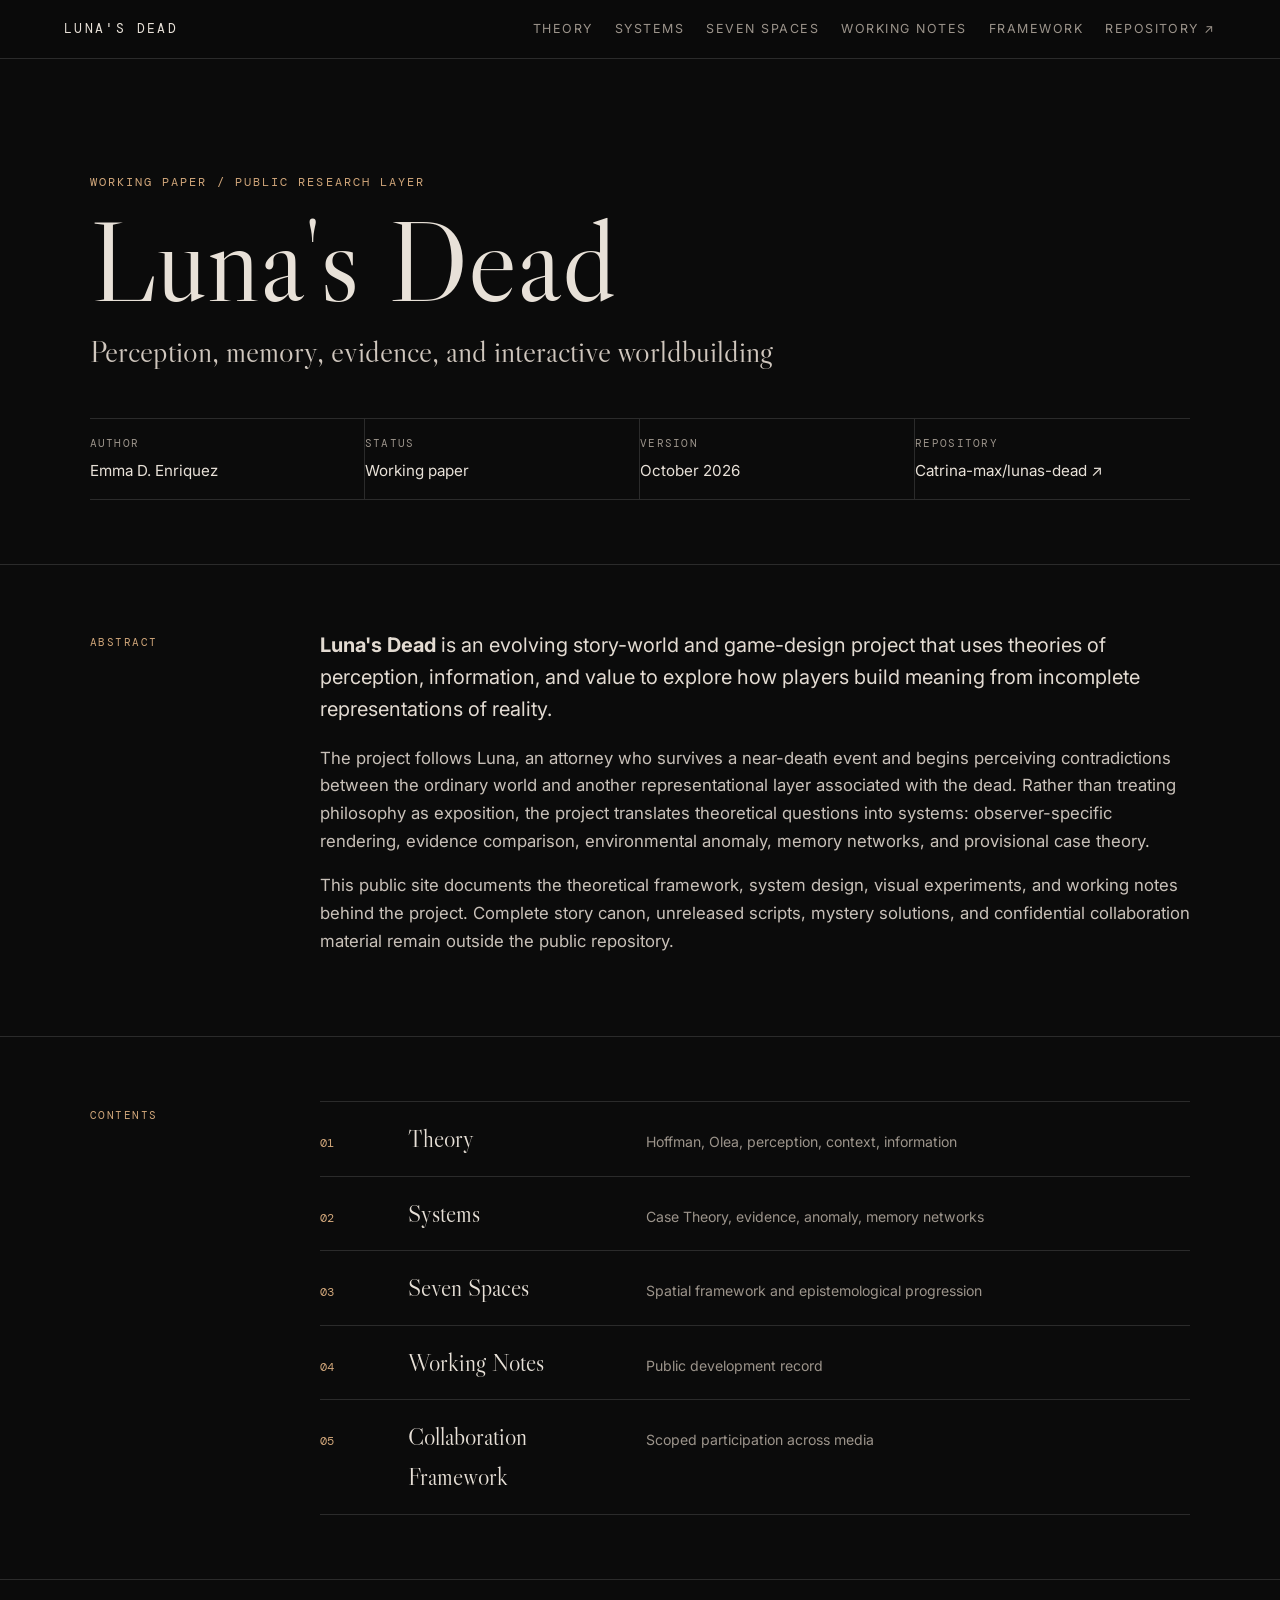
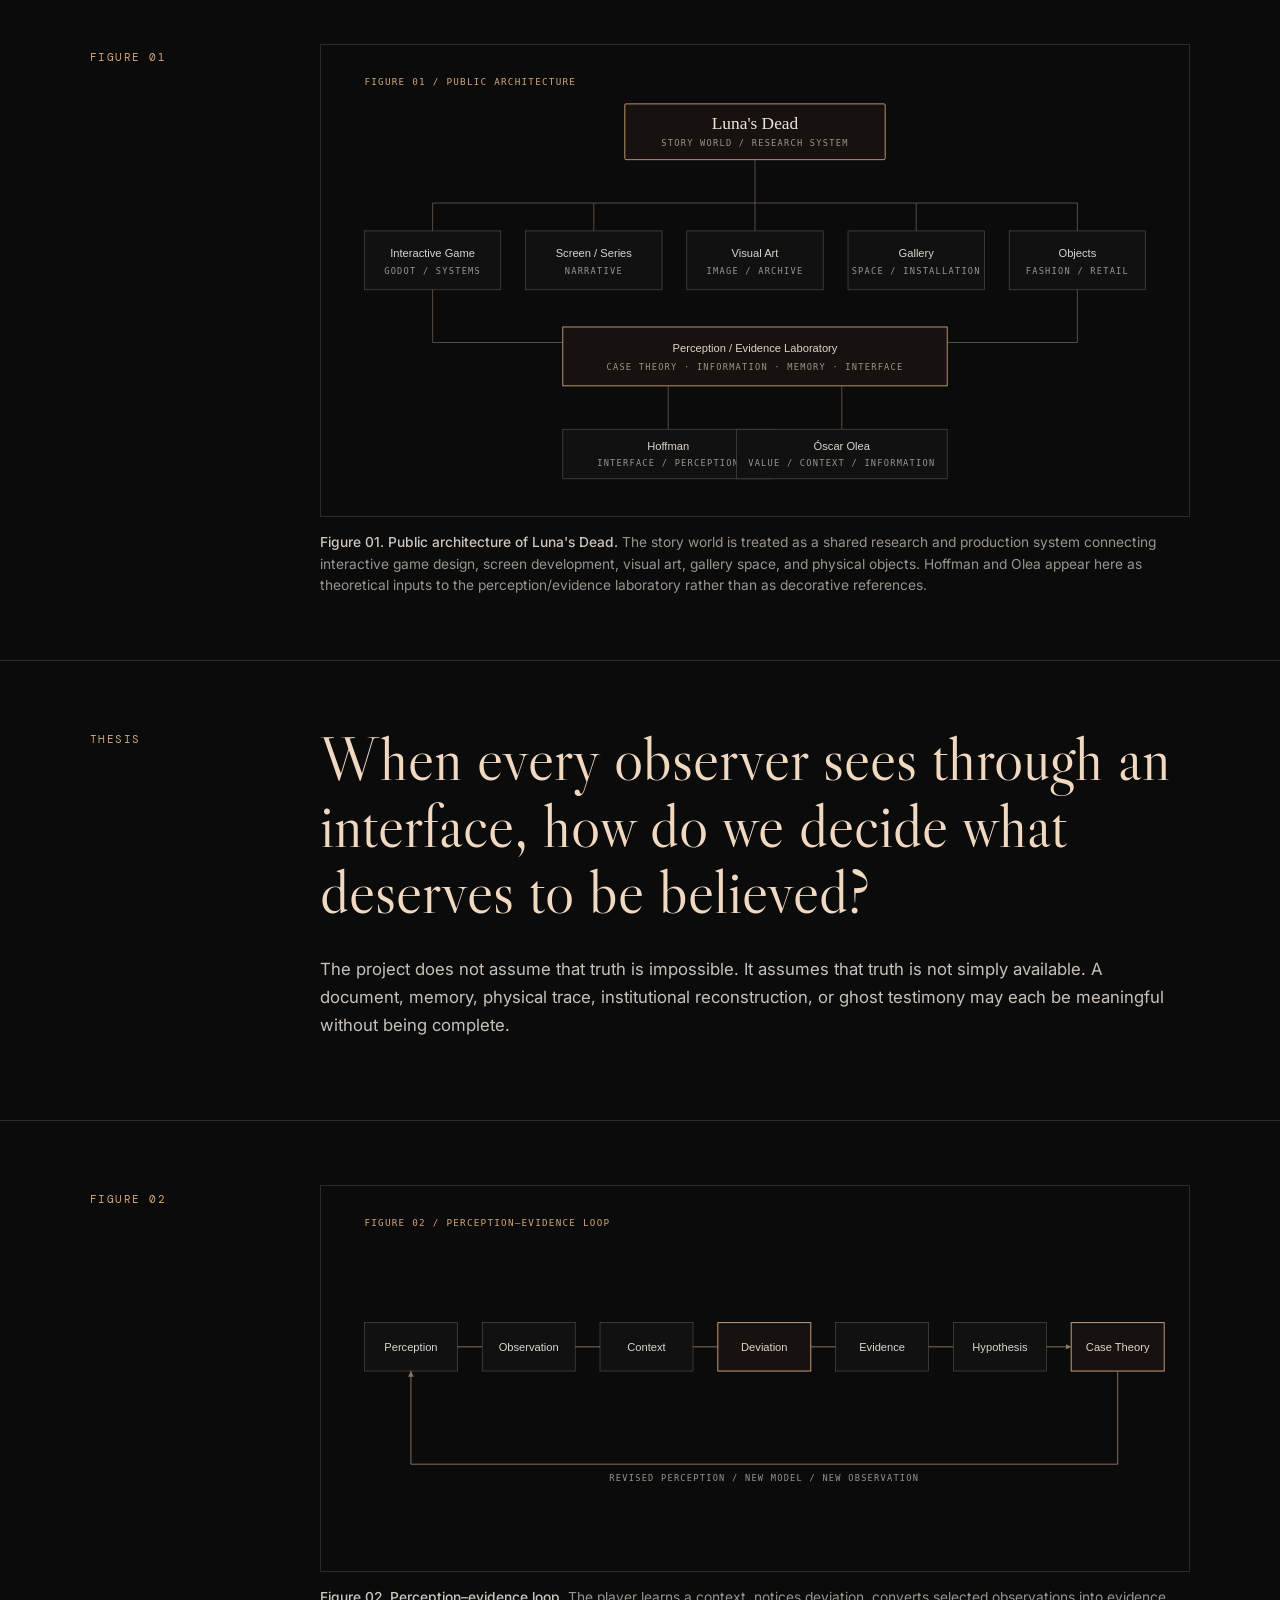
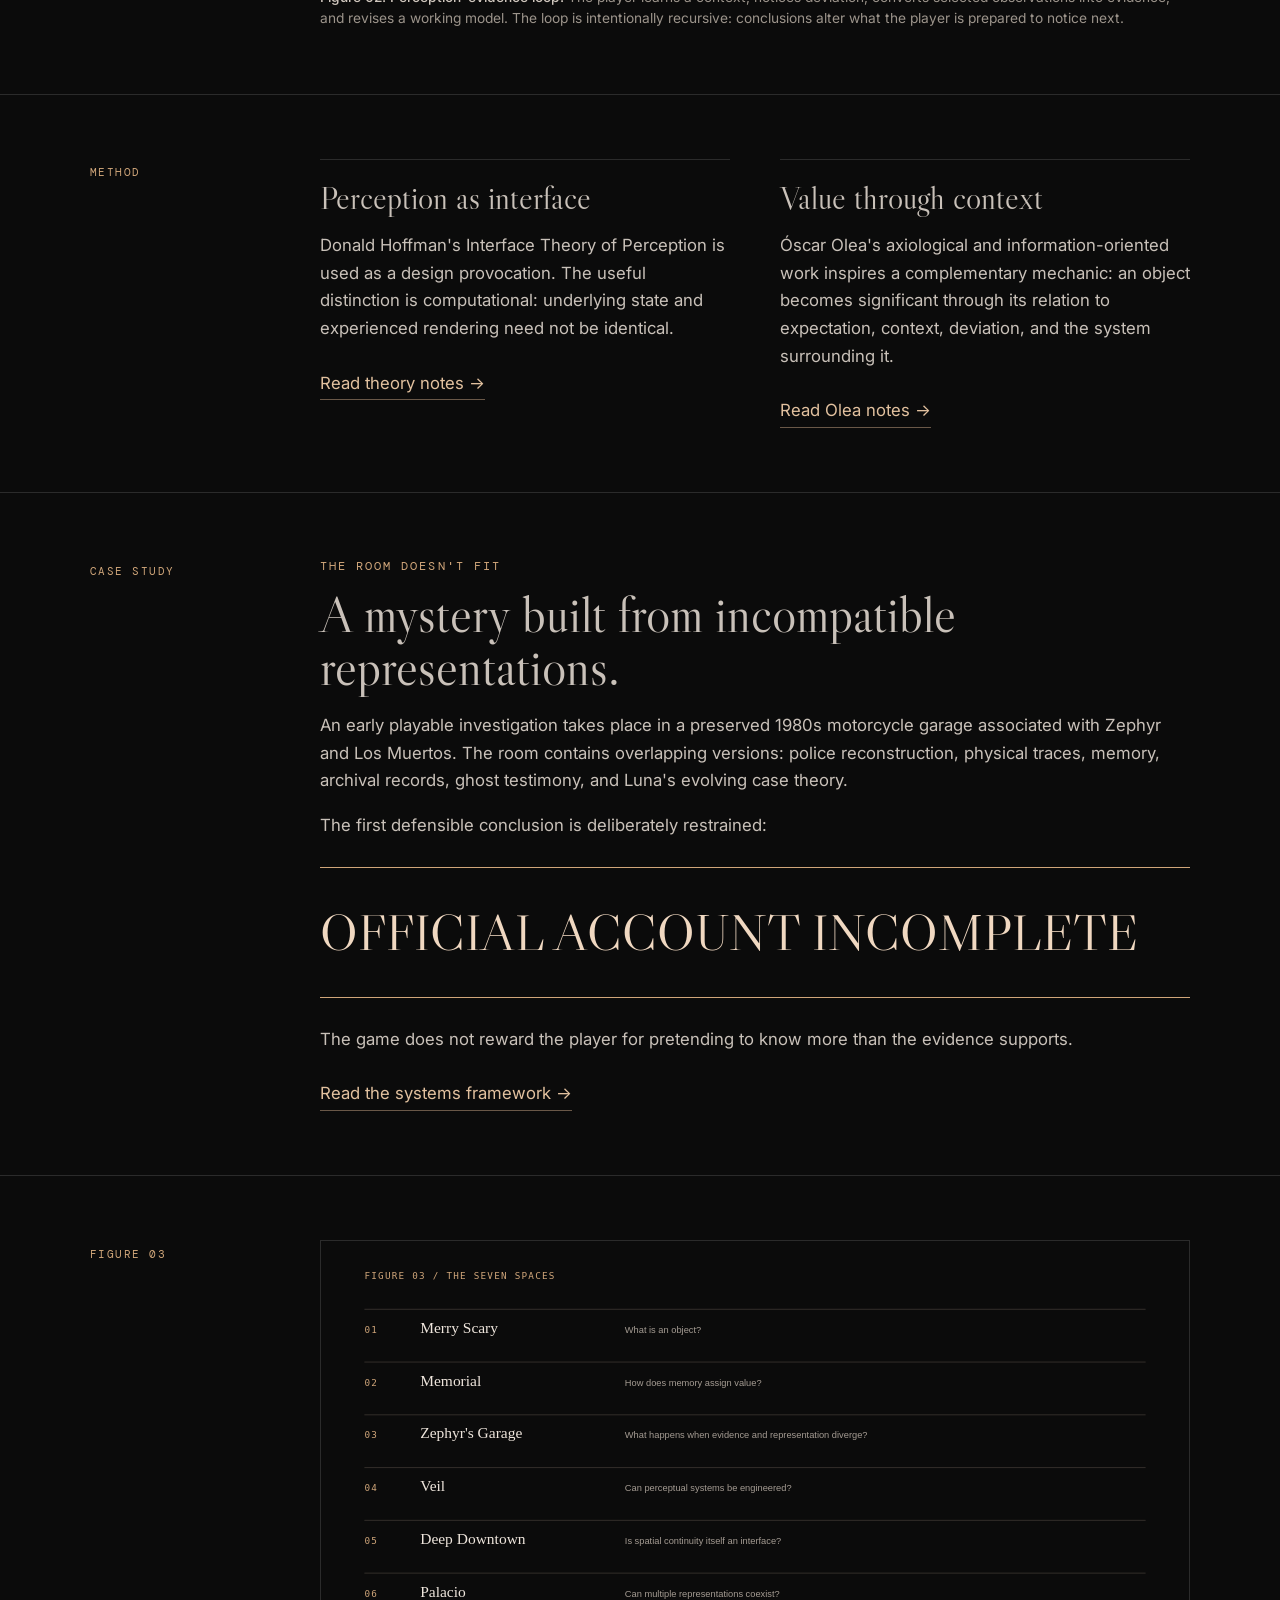
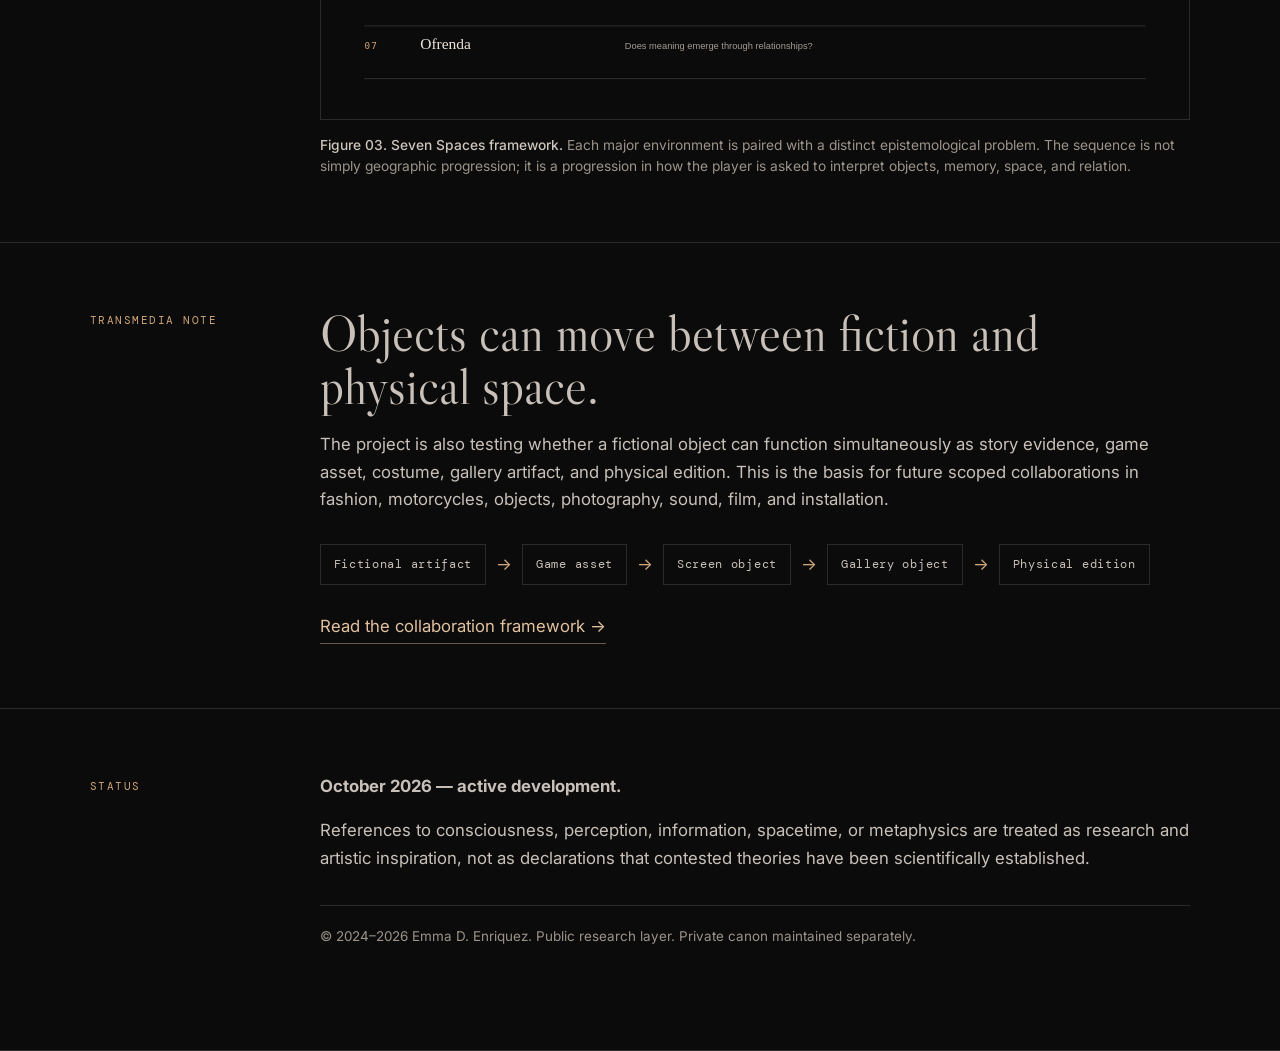
<file: index.html>
<!DOCTYPE html>
<html lang="en">
<head>
  <meta charset="UTF-8" />
  <meta name="viewport" content="width=device-width, initial-scale=1.0" />
  <meta name="description" content="Luna's Dead — a working paper on perception, memory, evidence, and interactive worldbuilding." />
  <title>Luna's Dead — Working Paper</title>
  <link rel="preconnect" href="https://fonts.googleapis.com">
  <link rel="preconnect" href="https://fonts.gstatic.com" crossorigin>
  <link href="https://fonts.googleapis.com/css2?family=DM+Mono:wght@300;400;500&family=Libre+Caslon+Display&family=Inter:wght@300;400;500;600&display=swap" rel="stylesheet">
  <link rel="stylesheet" href="/styles.css" />
</head>
<body>
  <header class="site-header paper-nav">
    <a class="brand" href="/">LUNA'S DEAD</a>
    <nav>
      <a href="/theory">Theory</a>
      <a href="/systems">Systems</a>
      <a href="/seven-spaces">Seven Spaces</a>
      <a href="/development">Working Notes</a>
      <a href="/collaborate">Framework</a>
      <a href="https://github.com/Catrina-max/lunas-dead" target="_blank" rel="noreferrer">Repository ↗</a>
    </nav>
  </header>

  <main>
    <section class="paper-header">
      <p class="section-kicker">WORKING PAPER / PUBLIC RESEARCH LAYER</p>
      <h1>Luna's Dead</h1>
      <p class="paper-subtitle">Perception, memory, evidence, and interactive worldbuilding</p>

      <div class="paper-meta">
        <div><span>Author</span><strong>Emma D. Enriquez</strong></div>
        <div><span>Status</span><strong>Working paper</strong></div>
        <div><span>Version</span><strong>October 2026</strong></div>
        <div><span>Repository</span><strong><a href="https://github.com/Catrina-max/lunas-dead" target="_blank" rel="noreferrer">Catrina-max/lunas-dead ↗</a></strong></div>
      </div>
    </section>

    <section class="paper-section abstract-section">
      <div class="margin-label">ABSTRACT</div>
      <div class="paper-copy">
        <p><strong>Luna's Dead</strong> is an evolving story-world and game-design project that uses theories of perception, information, and value to explore how players build meaning from incomplete representations of reality.</p>
        <p>The project follows Luna, an attorney who survives a near-death event and begins perceiving contradictions between the ordinary world and another representational layer associated with the dead. Rather than treating philosophy as exposition, the project translates theoretical questions into systems: observer-specific rendering, evidence comparison, environmental anomaly, memory networks, and provisional case theory.</p>
        <p>This public site documents the theoretical framework, system design, visual experiments, and working notes behind the project. Complete story canon, unreleased scripts, mystery solutions, and confidential collaboration material remain outside the public repository.</p>
      </div>
    </section>

    <section class="paper-section">
      <div class="margin-label">CONTENTS</div>
      <div class="paper-copy contents-list">
        <a href="/theory"><span>01</span><strong>Theory</strong><small>Hoffman, Olea, perception, context, information</small></a>
        <a href="/systems"><span>02</span><strong>Systems</strong><small>Case Theory, evidence, anomaly, memory networks</small></a>
        <a href="/seven-spaces"><span>03</span><strong>Seven Spaces</strong><small>Spatial framework and epistemological progression</small></a>
        <a href="/development"><span>04</span><strong>Working Notes</strong><small>Public development record</small></a>
        <a href="/collaborate"><span>05</span><strong>Collaboration Framework</strong><small>Scoped participation across media</small></a>
      </div>
    </section>

    <section class="paper-section">
      <div class="margin-label">FIGURE 01</div>
      <figure class="research-figure">
        <img src="/assets/figure-01-public-architecture.svg" alt="Diagram of the Luna's Dead public architecture" />
        <figcaption><strong>Figure 01. Public architecture of Luna's Dead.</strong> The story world is treated as a shared research and production system connecting interactive game design, screen development, visual art, gallery space, and physical objects. Hoffman and Olea appear here as theoretical inputs to the perception/evidence laboratory rather than as decorative references.</figcaption>
      </figure>
    </section>

    <section class="paper-section thesis-section">
      <div class="margin-label">THESIS</div>
      <div class="paper-copy">
        <blockquote>When every observer sees through an interface, how do we decide what deserves to be believed?</blockquote>
        <p>The project does not assume that truth is impossible. It assumes that truth is not simply available. A document, memory, physical trace, institutional reconstruction, or ghost testimony may each be meaningful without being complete.</p>
      </div>
    </section>

    <section class="paper-section">
      <div class="margin-label">FIGURE 02</div>
      <figure class="research-figure">
        <img src="/assets/figure-02-evidence-loop.svg" alt="Perception to evidence and case theory loop" />
        <figcaption><strong>Figure 02. Perception–evidence loop.</strong> The player learns a context, notices deviation, converts selected observations into evidence, and revises a working model. The loop is intentionally recursive: conclusions alter what the player is prepared to notice next.</figcaption>
      </figure>
    </section>

    <section class="paper-section">
      <div class="margin-label">METHOD</div>
      <div class="paper-copy split-notes">
        <article>
          <h2>Perception as interface</h2>
          <p>Donald Hoffman's Interface Theory of Perception is used as a design provocation. The useful distinction is computational: underlying state and experienced rendering need not be identical.</p>
          <a class="text-link" href="/theory">Read theory notes →</a>
        </article>
        <article>
          <h2>Value through context</h2>
          <p>Óscar Olea's axiological and information-oriented work inspires a complementary mechanic: an object becomes significant through its relation to expectation, context, deviation, and the system surrounding it.</p>
          <a class="text-link" href="/theory">Read Olea notes →</a>
        </article>
      </div>
    </section>

    <section class="paper-section">
      <div class="margin-label">CASE STUDY</div>
      <div class="paper-copy">
        <p class="section-kicker">THE ROOM DOESN'T FIT</p>
        <h2>A mystery built from incompatible representations.</h2>
        <p>An early playable investigation takes place in a preserved 1980s motorcycle garage associated with Zephyr and Los Muertos. The room contains overlapping versions: police reconstruction, physical traces, memory, archival records, ghost testimony, and Luna's evolving case theory.</p>
        <p>The first defensible conclusion is deliberately restrained:</p>
        <div class="finding">OFFICIAL ACCOUNT INCOMPLETE</div>
        <p>The game does not reward the player for pretending to know more than the evidence supports.</p>
        <a class="text-link" href="/systems">Read the systems framework →</a>
      </div>
    </section>

    <section class="paper-section">
      <div class="margin-label">FIGURE 03</div>
      <figure class="research-figure">
        <img src="/assets/figure-03-seven-spaces.svg" alt="Seven Spaces framework" />
        <figcaption><strong>Figure 03. Seven Spaces framework.</strong> Each major environment is paired with a distinct epistemological problem. The sequence is not simply geographic progression; it is a progression in how the player is asked to interpret objects, memory, space, and relation.</figcaption>
      </figure>
    </section>

    <section class="paper-section">
      <div class="margin-label">TRANSMEDIA NOTE</div>
      <div class="paper-copy">
        <h2>Objects can move between fiction and physical space.</h2>
        <p>The project is also testing whether a fictional object can function simultaneously as story evidence, game asset, costume, gallery artifact, and physical edition. This is the basis for future scoped collaborations in fashion, motorcycles, objects, photography, sound, film, and installation.</p>
        <div class="object-sequence" aria-label="Fictional artifact to physical edition">
          <span>Fictional artifact</span><i>→</i><span>Game asset</span><i>→</i><span>Screen object</span><i>→</i><span>Gallery object</span><i>→</i><span>Physical edition</span>
        </div>
        <a class="text-link" href="/collaborate">Read the collaboration framework →</a>
      </div>
    </section>

    <section class="paper-section final-note">
      <div class="margin-label">STATUS</div>
      <div class="paper-copy">
        <p><strong>October 2026 — active development.</strong></p>
        <p>References to consciousness, perception, information, spacetime, or metaphysics are treated as research and artistic inspiration, not as declarations that contested theories have been scientifically established.</p>
        <p class="rights-note">© 2024–2026 Emma D. Enriquez. Public research layer. Private canon maintained separately.</p>
      </div>
    </section>
  </main>
</body>
</html>
</file>
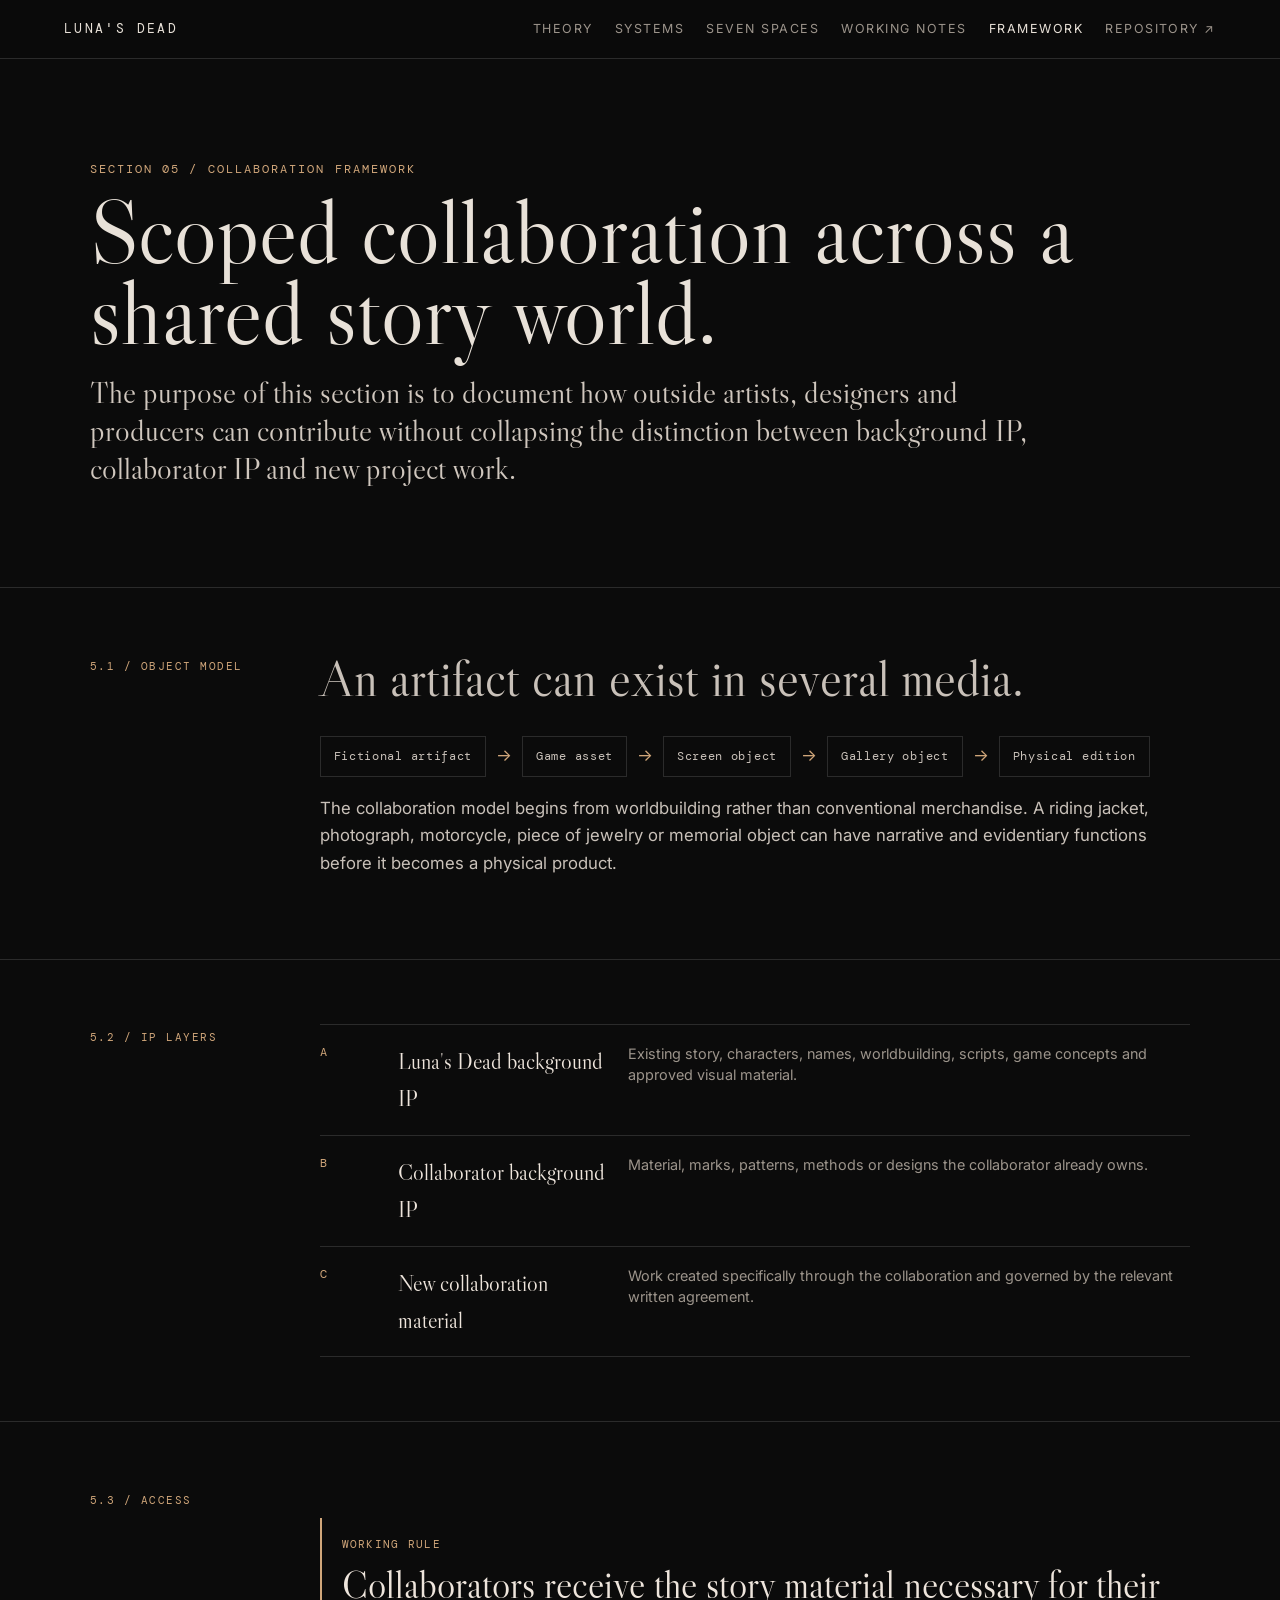
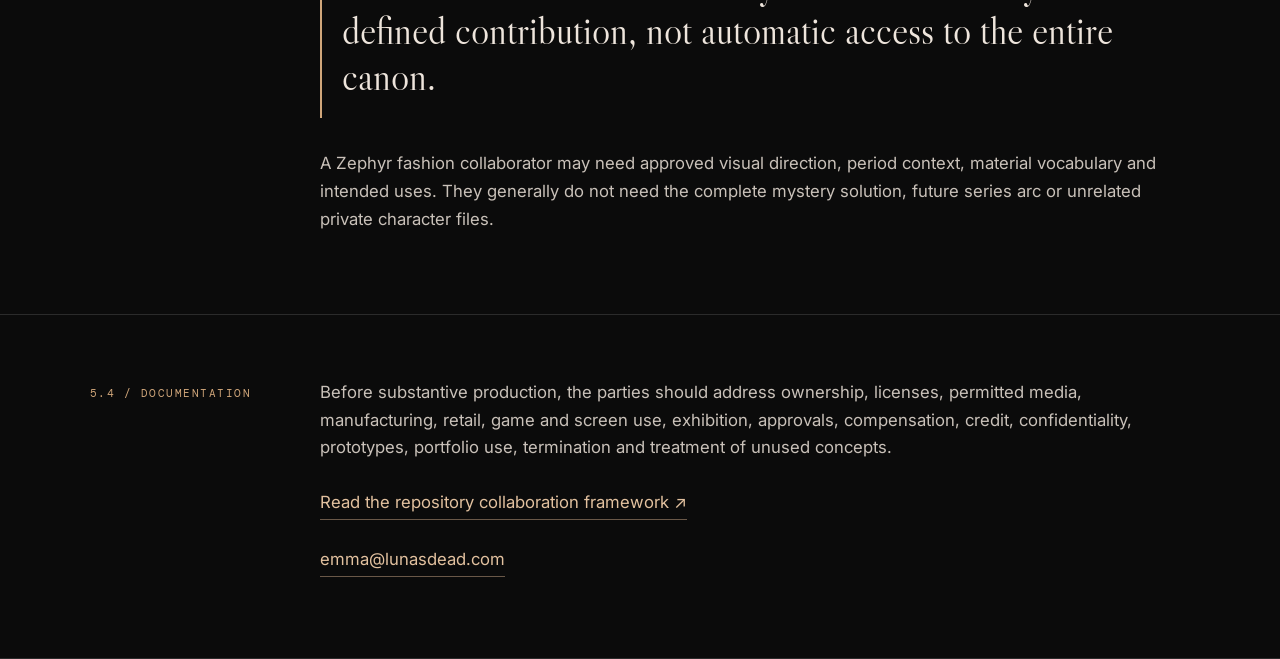
<file: collaborate.html>
<!DOCTYPE html><html lang="en"><head><meta charset="UTF-8"><meta name="viewport" content="width=device-width,initial-scale=1"><meta name="description" content="Collaboration framework for Luna's Dead."><title>Collaboration Framework — Luna's Dead</title><link rel="preconnect" href="https://fonts.googleapis.com"><link rel="preconnect" href="https://fonts.gstatic.com" crossorigin><link href="https://fonts.googleapis.com/css2?family=DM+Mono:wght@300;400;500&family=Libre+Caslon+Display&family=Inter:wght@300;400;500;600&display=swap" rel="stylesheet"><link rel="stylesheet" href="/styles.css"></head><body>
<header class="site-header paper-nav"><a class="brand" href="/">LUNA'S DEAD</a><nav><a href="/theory">Theory</a><a href="/systems">Systems</a><a href="/seven-spaces">Seven Spaces</a><a href="/development">Working Notes</a><a class="active" href="/collaborate">Framework</a><a href="https://github.com/Catrina-max/lunas-dead" target="_blank" rel="noreferrer">Repository ↗</a></nav></header>
<main>
<section class="paper-header interior"><p class="section-kicker">SECTION 05 / COLLABORATION FRAMEWORK</p><h1>Scoped collaboration across a shared story world.</h1><p class="paper-subtitle">The purpose of this section is to document how outside artists, designers and producers can contribute without collapsing the distinction between background IP, collaborator IP and new project work.</p></section>

<section class="paper-section"><div class="margin-label">5.1 / OBJECT MODEL</div><div class="paper-copy"><h2>An artifact can exist in several media.</h2><div class="object-sequence"><span>Fictional artifact</span><i>→</i><span>Game asset</span><i>→</i><span>Screen object</span><i>→</i><span>Gallery object</span><i>→</i><span>Physical edition</span></div><p>The collaboration model begins from worldbuilding rather than conventional merchandise. A riding jacket, photograph, motorcycle, piece of jewelry or memorial object can have narrative and evidentiary functions before it becomes a physical product.</p></div></section>

<section class="paper-section"><div class="margin-label">5.2 / IP LAYERS</div><div class="paper-copy evidence-stack">
<div><span>A</span><strong>Luna's Dead background IP</strong><small>Existing story, characters, names, worldbuilding, scripts, game concepts and approved visual material.</small></div>
<div><span>B</span><strong>Collaborator background IP</strong><small>Material, marks, patterns, methods or designs the collaborator already owns.</small></div>
<div><span>C</span><strong>New collaboration material</strong><small>Work created specifically through the collaboration and governed by the relevant written agreement.</small></div>
</div></section>

<section class="paper-section"><div class="margin-label">5.3 / ACCESS</div><div class="paper-copy"><div class="proposition"><span>WORKING RULE</span><strong>Collaborators receive the story material necessary for their defined contribution, not automatic access to the entire canon.</strong></div><p>A Zephyr fashion collaborator may need approved visual direction, period context, material vocabulary and intended uses. They generally do not need the complete mystery solution, future series arc or unrelated private character files.</p></div></section>

<section class="paper-section"><div class="margin-label">5.4 / DOCUMENTATION</div><div class="paper-copy"><p>Before substantive production, the parties should address ownership, licenses, permitted media, manufacturing, retail, game and screen use, exhibition, approvals, compensation, credit, confidentiality, prototypes, portfolio use, termination and treatment of unused concepts.</p><p><a class="text-link" href="https://github.com/Catrina-max/lunas-dead/blob/main/COLLABORATION.md" target="_blank" rel="noreferrer">Read the repository collaboration framework ↗</a></p><p><a class="text-link" href="mailto:emma@lunasdead.com">emma@lunasdead.com</a></p></div></section>
</main></body></html>
</file>
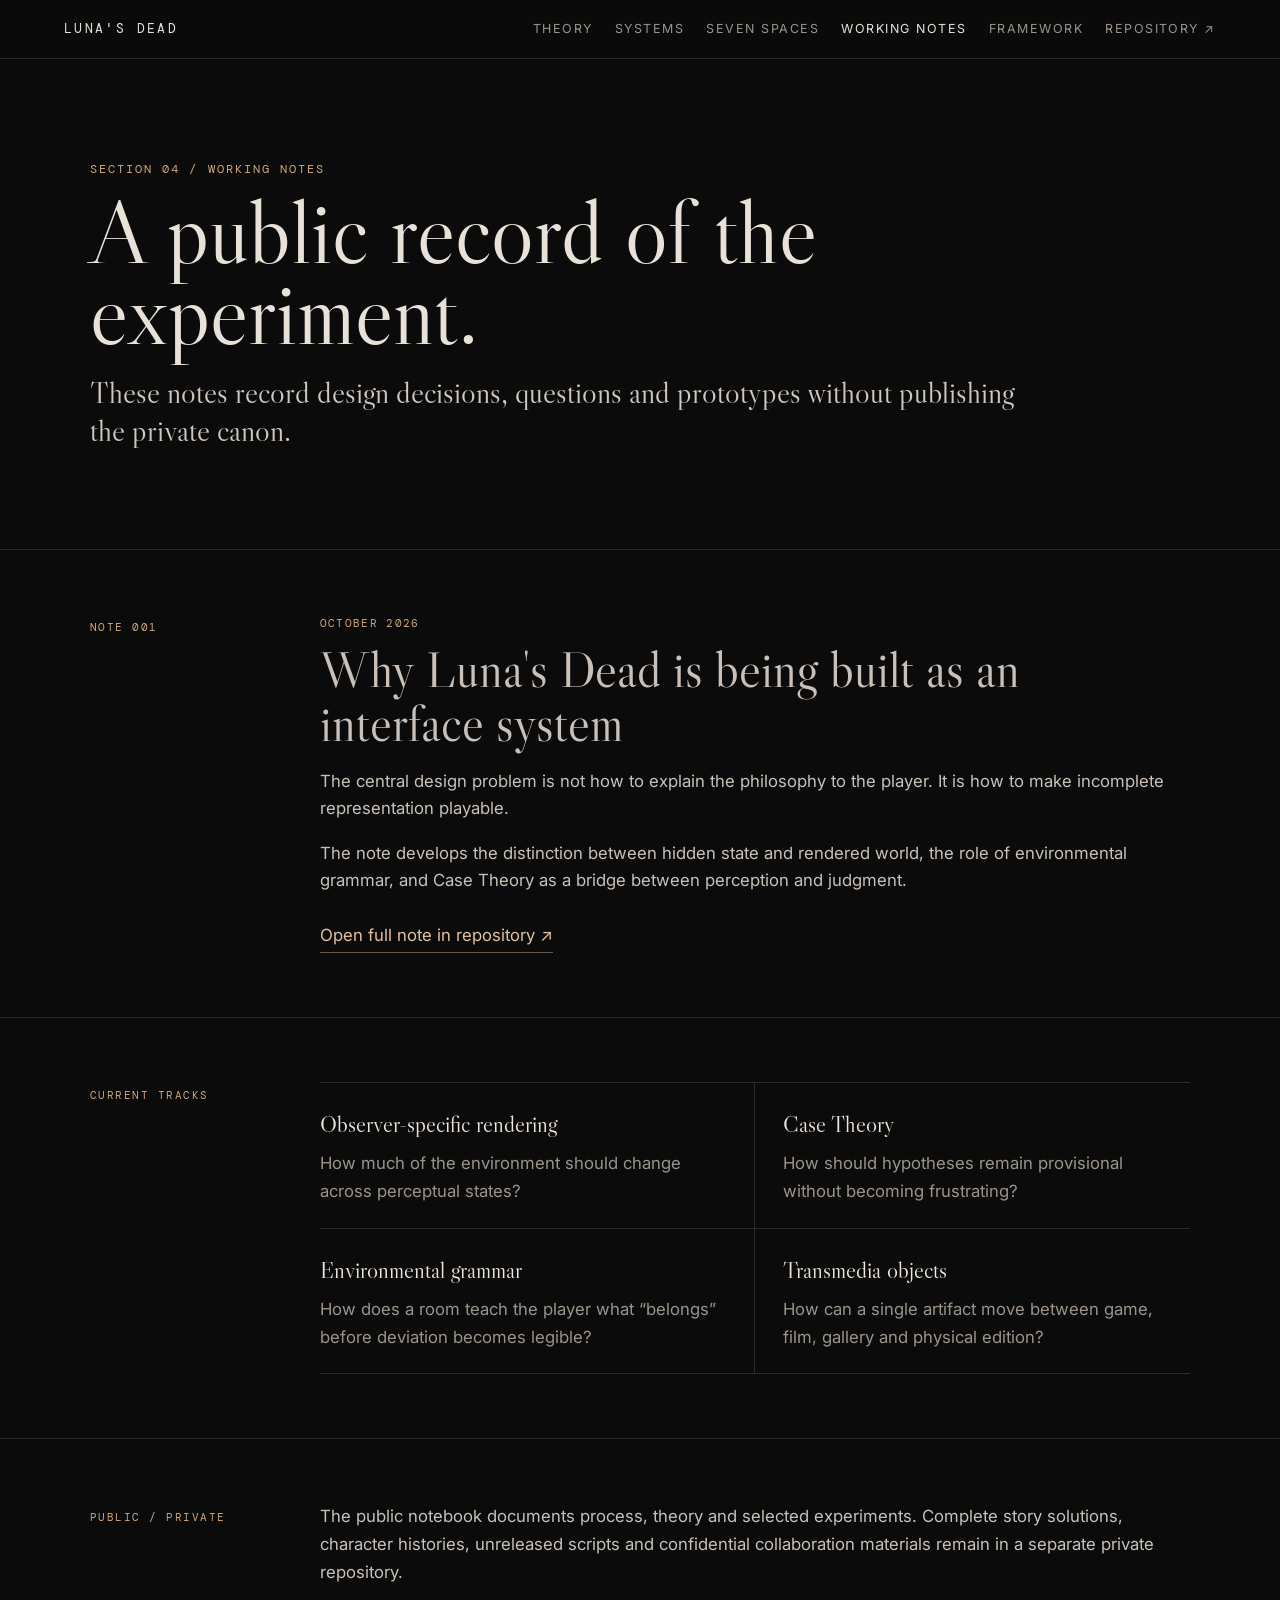
<file: development.html>
<!DOCTYPE html><html lang="en"><head><meta charset="UTF-8"><meta name="viewport" content="width=device-width,initial-scale=1"><meta name="description" content="Working development notes for Luna's Dead."><title>Working Notes — Luna's Dead</title><link rel="preconnect" href="https://fonts.googleapis.com"><link rel="preconnect" href="https://fonts.gstatic.com" crossorigin><link href="https://fonts.googleapis.com/css2?family=DM+Mono:wght@300;400;500&family=Libre+Caslon+Display&family=Inter:wght@300;400;500;600&display=swap" rel="stylesheet"><link rel="stylesheet" href="/styles.css"></head><body>
<header class="site-header paper-nav"><a class="brand" href="/">LUNA'S DEAD</a><nav><a href="/theory">Theory</a><a href="/systems">Systems</a><a href="/seven-spaces">Seven Spaces</a><a class="active" href="/development">Working Notes</a><a href="/collaborate">Framework</a><a href="https://github.com/Catrina-max/lunas-dead" target="_blank" rel="noreferrer">Repository ↗</a></nav></header>
<main>
<section class="paper-header interior"><p class="section-kicker">SECTION 04 / WORKING NOTES</p><h1>A public record of the experiment.</h1><p class="paper-subtitle">These notes record design decisions, questions and prototypes without publishing the private canon.</p></section>
<section class="paper-section"><div class="margin-label">NOTE 001</div><div class="paper-copy note-entry"><p class="note-date">OCTOBER 2026</p><h2>Why Luna's Dead is being built as an interface system</h2><p>The central design problem is not how to explain the philosophy to the player. It is how to make incomplete representation playable.</p><p>The note develops the distinction between hidden state and rendered world, the role of environmental grammar, and Case Theory as a bridge between perception and judgment.</p><a class="text-link" href="https://github.com/Catrina-max/lunas-dead/blob/main/development-notes/001-interface-system.md" target="_blank" rel="noreferrer">Open full note in repository ↗</a></div></section>
<section class="paper-section"><div class="margin-label">CURRENT TRACKS</div><div class="paper-copy system-table"><div><strong>Observer-specific rendering</strong><p>How much of the environment should change across perceptual states?</p></div><div><strong>Case Theory</strong><p>How should hypotheses remain provisional without becoming frustrating?</p></div><div><strong>Environmental grammar</strong><p>How does a room teach the player what “belongs” before deviation becomes legible?</p></div><div><strong>Transmedia objects</strong><p>How can a single artifact move between game, film, gallery and physical edition?</p></div></div></section>
<section class="paper-section"><div class="margin-label">PUBLIC / PRIVATE</div><div class="paper-copy"><p>The public notebook documents process, theory and selected experiments. Complete story solutions, character histories, unreleased scripts and confidential collaboration materials remain in a separate private repository.</p></div></section>
</main></body></html>
</file>
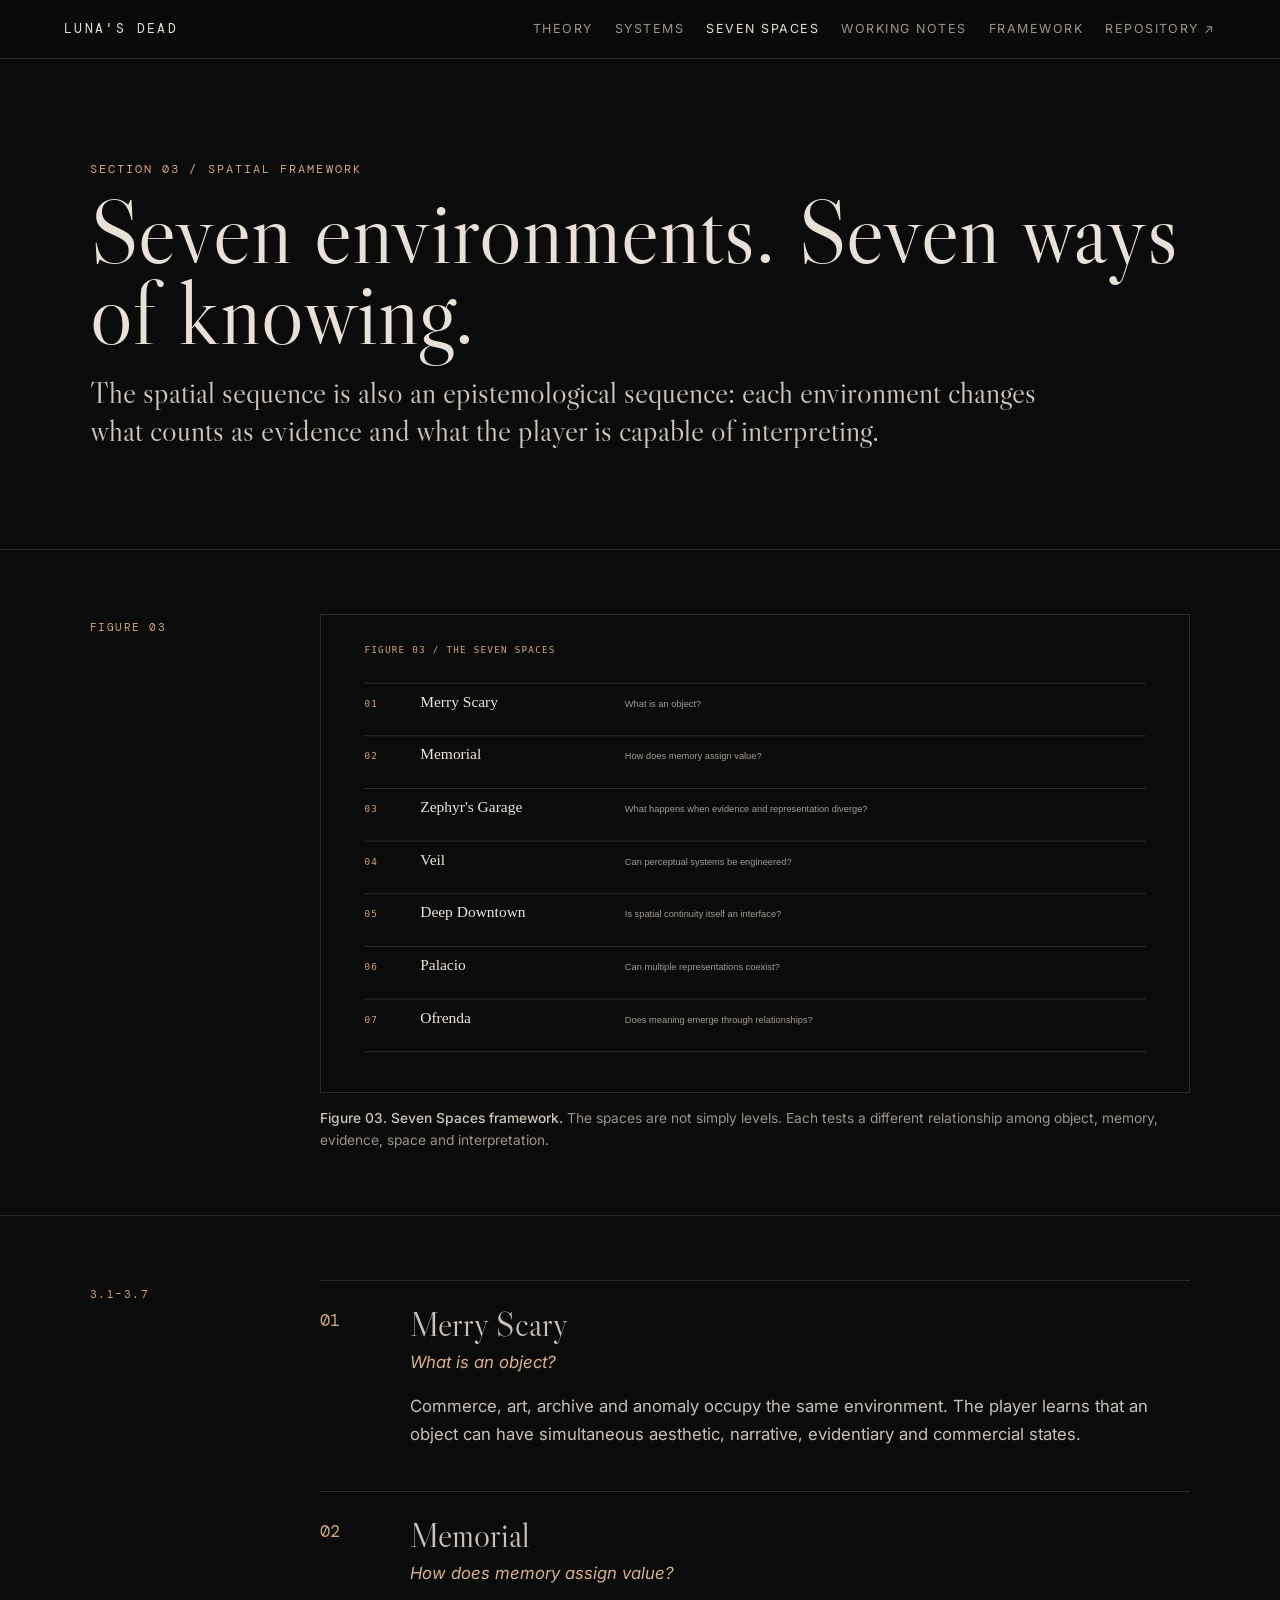
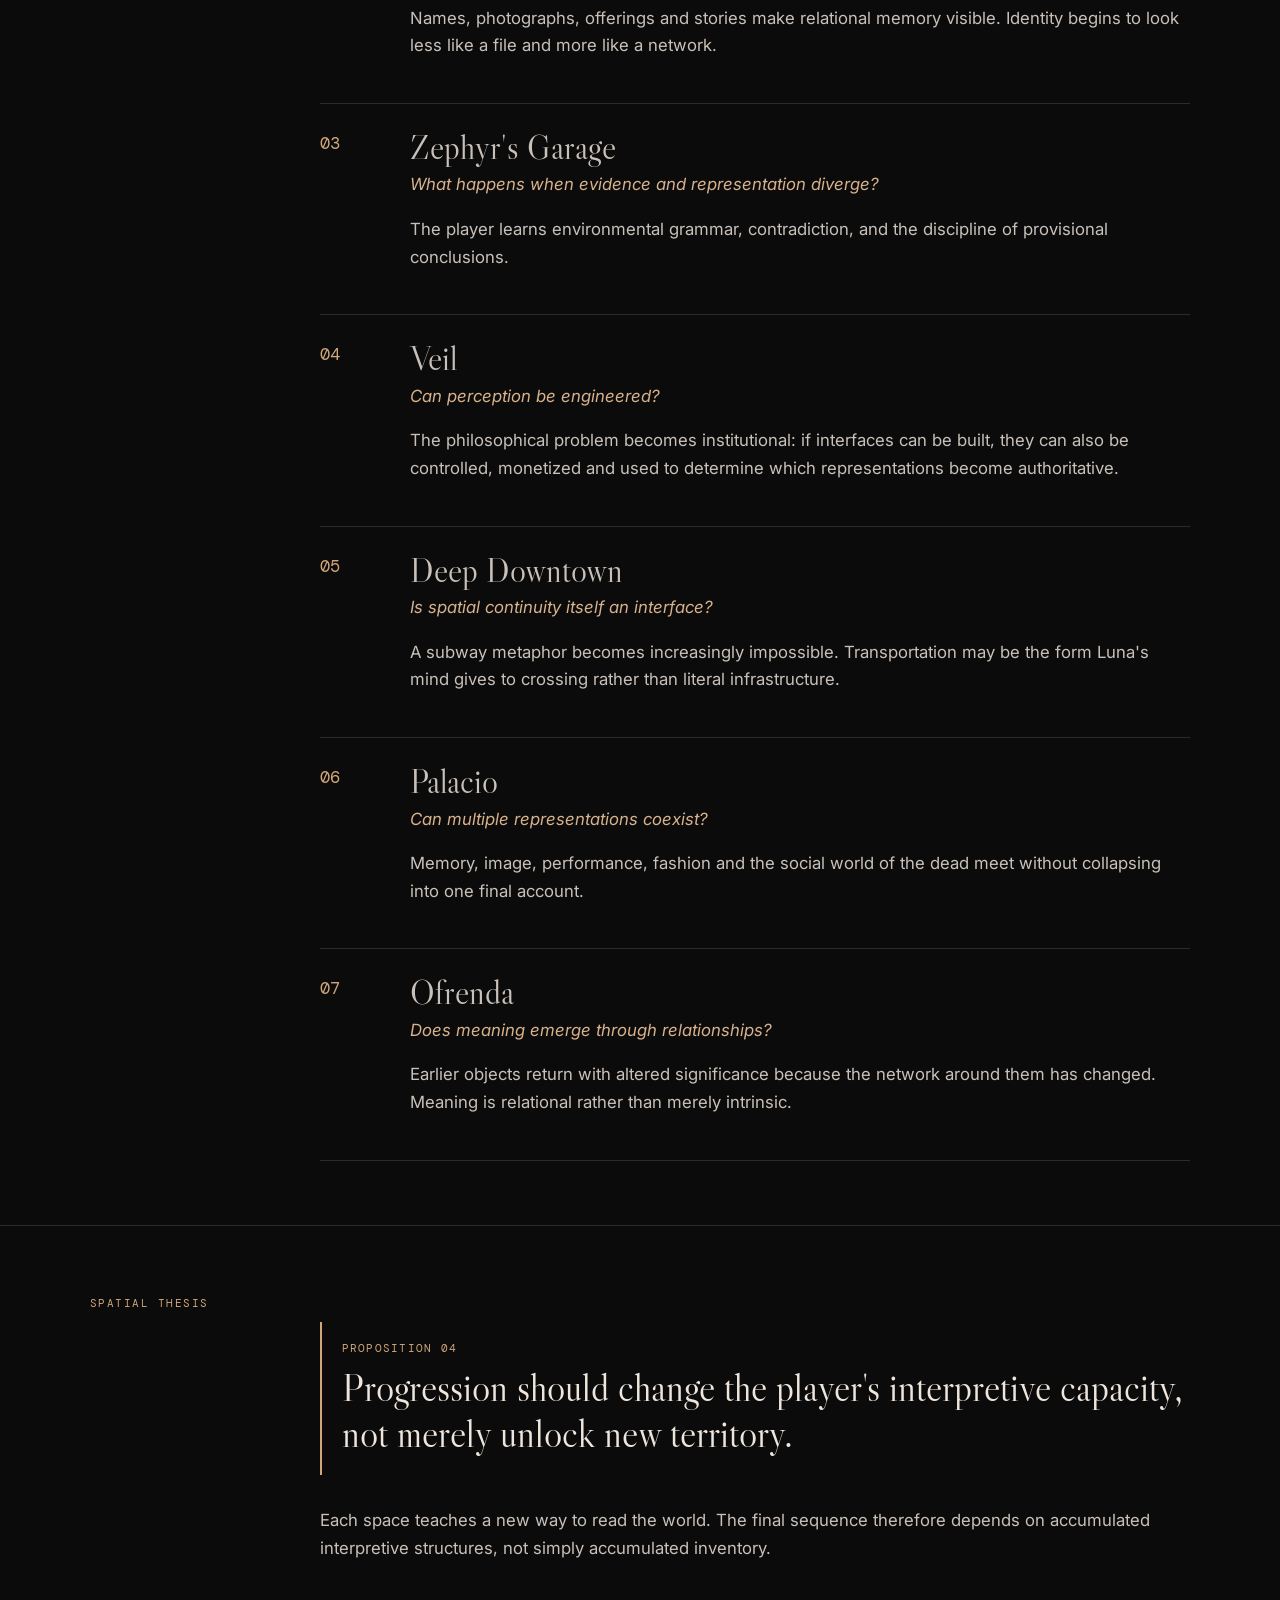
<file: seven-spaces.html>
<!DOCTYPE html><html lang="en"><head><meta charset="UTF-8"><meta name="viewport" content="width=device-width,initial-scale=1"><meta name="description" content="The Seven Spaces framework for Luna's Dead."><title>Seven Spaces — Luna's Dead Working Paper</title><link rel="preconnect" href="https://fonts.googleapis.com"><link rel="preconnect" href="https://fonts.gstatic.com" crossorigin><link href="https://fonts.googleapis.com/css2?family=DM+Mono:wght@300;400;500&family=Libre+Caslon+Display&family=Inter:wght@300;400;500;600&display=swap" rel="stylesheet"><link rel="stylesheet" href="/styles.css"></head><body>
<header class="site-header paper-nav"><a class="brand" href="/">LUNA'S DEAD</a><nav><a href="/theory">Theory</a><a href="/systems">Systems</a><a class="active" href="/seven-spaces">Seven Spaces</a><a href="/development">Working Notes</a><a href="/collaborate">Framework</a><a href="https://github.com/Catrina-max/lunas-dead" target="_blank" rel="noreferrer">Repository ↗</a></nav></header>
<main>
<section class="paper-header interior"><p class="section-kicker">SECTION 03 / SPATIAL FRAMEWORK</p><h1>Seven environments. Seven ways of knowing.</h1><p class="paper-subtitle">The spatial sequence is also an epistemological sequence: each environment changes what counts as evidence and what the player is capable of interpreting.</p></section>

<section class="paper-section"><div class="margin-label">FIGURE 03</div><figure class="research-figure"><img src="/assets/figure-03-seven-spaces.svg" alt="Seven Spaces framework"><figcaption><strong>Figure 03. Seven Spaces framework.</strong> The spaces are not simply levels. Each tests a different relationship among object, memory, evidence, space and interpretation.</figcaption></figure></section>

<section class="paper-section"><div class="margin-label">3.1–3.7</div><div class="paper-copy space-notes">
<article><span>01</span><div><h2>Merry Scary</h2><p class="question">What is an object?</p><p>Commerce, art, archive and anomaly occupy the same environment. The player learns that an object can have simultaneous aesthetic, narrative, evidentiary and commercial states.</p></div></article>
<article><span>02</span><div><h2>Memorial</h2><p class="question">How does memory assign value?</p><p>Names, photographs, offerings and stories make relational memory visible. Identity begins to look less like a file and more like a network.</p></div></article>
<article><span>03</span><div><h2>Zephyr's Garage</h2><p class="question">What happens when evidence and representation diverge?</p><p>The player learns environmental grammar, contradiction, and the discipline of provisional conclusions.</p></div></article>
<article><span>04</span><div><h2>Veil</h2><p class="question">Can perception be engineered?</p><p>The philosophical problem becomes institutional: if interfaces can be built, they can also be controlled, monetized and used to determine which representations become authoritative.</p></div></article>
<article><span>05</span><div><h2>Deep Downtown</h2><p class="question">Is spatial continuity itself an interface?</p><p>A subway metaphor becomes increasingly impossible. Transportation may be the form Luna's mind gives to crossing rather than literal infrastructure.</p></div></article>
<article><span>06</span><div><h2>Palacio</h2><p class="question">Can multiple representations coexist?</p><p>Memory, image, performance, fashion and the social world of the dead meet without collapsing into one final account.</p></div></article>
<article><span>07</span><div><h2>Ofrenda</h2><p class="question">Does meaning emerge through relationships?</p><p>Earlier objects return with altered significance because the network around them has changed. Meaning is relational rather than merely intrinsic.</p></div></article>
</div></section>

<section class="paper-section"><div class="margin-label">SPATIAL THESIS</div><div class="paper-copy"><div class="proposition"><span>PROPOSITION 04</span><strong>Progression should change the player's interpretive capacity, not merely unlock new territory.</strong></div><p>Each space teaches a new way to read the world. The final sequence therefore depends on accumulated interpretive structures, not simply accumulated inventory.</p></div></section>
</main></body></html>
</file>
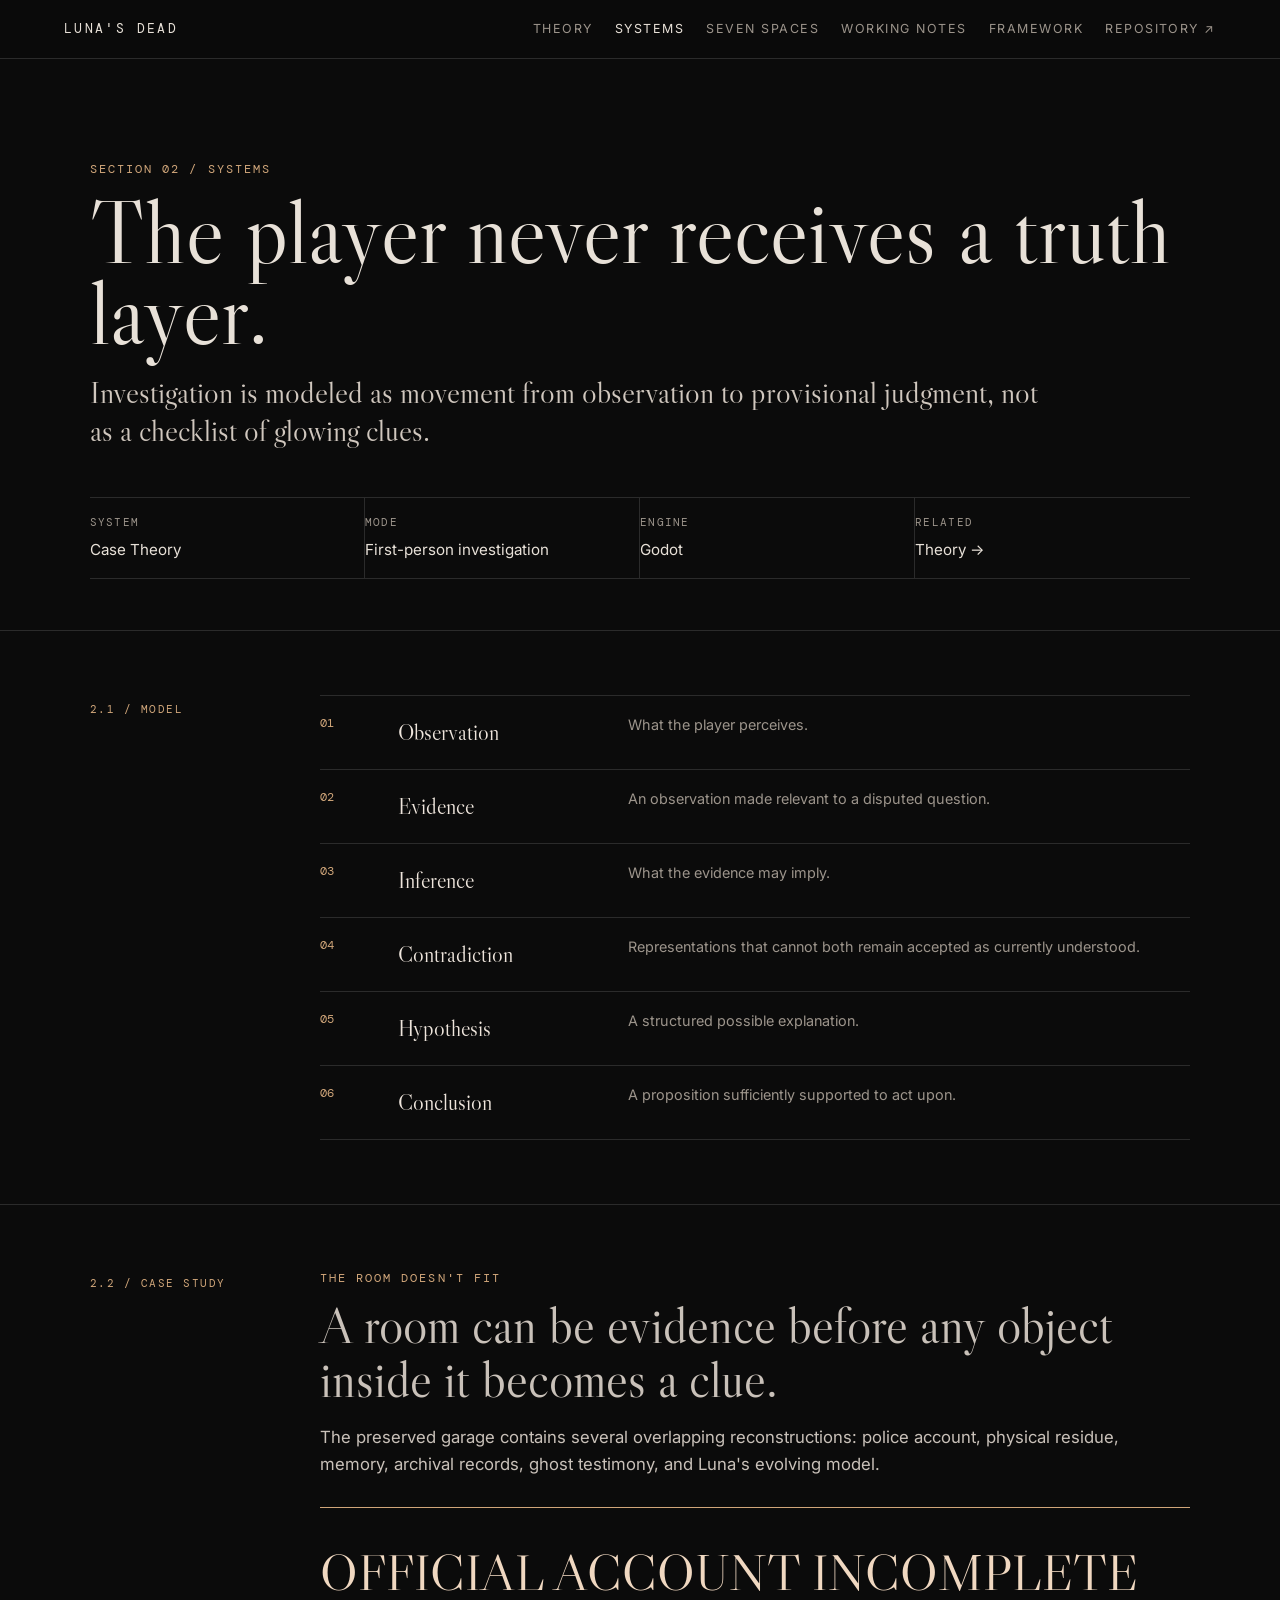
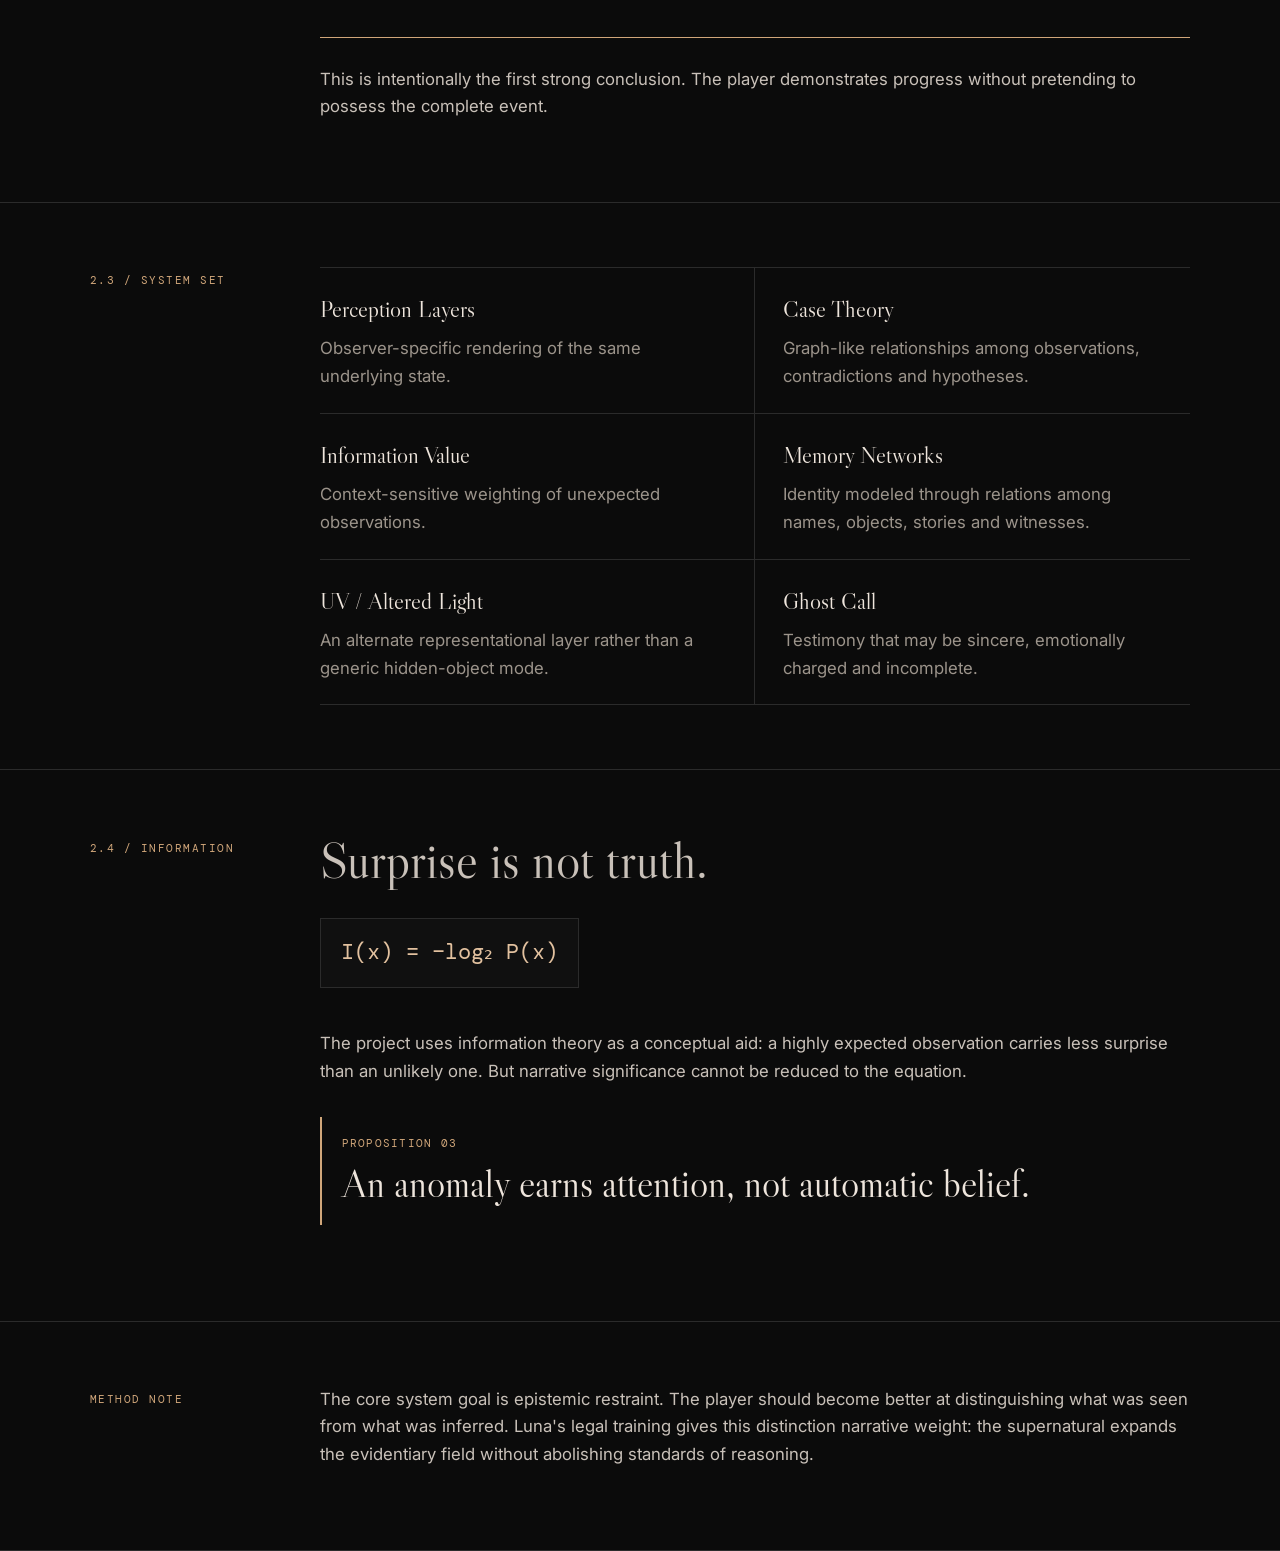
<file: systems.html>
<!DOCTYPE html><html lang="en"><head><meta charset="UTF-8"><meta name="viewport" content="width=device-width,initial-scale=1"><meta name="description" content="Systems notes for Luna's Dead: Case Theory, perception layers, information value and memory networks."><title>Systems — Luna's Dead Working Paper</title><link rel="preconnect" href="https://fonts.googleapis.com"><link rel="preconnect" href="https://fonts.gstatic.com" crossorigin><link href="https://fonts.googleapis.com/css2?family=DM+Mono:wght@300;400;500&family=Libre+Caslon+Display&family=Inter:wght@300;400;500;600&display=swap" rel="stylesheet"><link rel="stylesheet" href="/styles.css"></head><body>
<header class="site-header paper-nav"><a class="brand" href="/">LUNA'S DEAD</a><nav><a href="/theory">Theory</a><a class="active" href="/systems">Systems</a><a href="/seven-spaces">Seven Spaces</a><a href="/development">Working Notes</a><a href="/collaborate">Framework</a><a href="https://github.com/Catrina-max/lunas-dead" target="_blank" rel="noreferrer">Repository ↗</a></nav></header>
<main>
<section class="paper-header interior"><p class="section-kicker">SECTION 02 / SYSTEMS</p><h1>The player never receives a truth layer.</h1><p class="paper-subtitle">Investigation is modeled as movement from observation to provisional judgment, not as a checklist of glowing clues.</p><div class="paper-meta"><div><span>System</span><strong>Case Theory</strong></div><div><span>Mode</span><strong>First-person investigation</strong></div><div><span>Engine</span><strong>Godot</strong></div><div><span>Related</span><strong><a href="/theory">Theory →</a></strong></div></div></section>

<section class="paper-section"><div class="margin-label">2.1 / MODEL</div><div class="paper-copy"><div class="evidence-stack"><div><span>01</span><strong>Observation</strong><small>What the player perceives.</small></div><div><span>02</span><strong>Evidence</strong><small>An observation made relevant to a disputed question.</small></div><div><span>03</span><strong>Inference</strong><small>What the evidence may imply.</small></div><div><span>04</span><strong>Contradiction</strong><small>Representations that cannot both remain accepted as currently understood.</small></div><div><span>05</span><strong>Hypothesis</strong><small>A structured possible explanation.</small></div><div><span>06</span><strong>Conclusion</strong><small>A proposition sufficiently supported to act upon.</small></div></div></div></section>

<section class="paper-section"><div class="margin-label">2.2 / CASE STUDY</div><div class="paper-copy"><p class="section-kicker">THE ROOM DOESN'T FIT</p><h2>A room can be evidence before any object inside it becomes a clue.</h2><p>The preserved garage contains several overlapping reconstructions: police account, physical residue, memory, archival records, ghost testimony, and Luna's evolving model.</p><div class="finding">OFFICIAL ACCOUNT INCOMPLETE</div><p>This is intentionally the first strong conclusion. The player demonstrates progress without pretending to possess the complete event.</p></div></section>

<section class="paper-section"><div class="margin-label">2.3 / SYSTEM SET</div><div class="paper-copy system-table">
<div><strong>Perception Layers</strong><p>Observer-specific rendering of the same underlying state.</p></div>
<div><strong>Case Theory</strong><p>Graph-like relationships among observations, contradictions and hypotheses.</p></div>
<div><strong>Information Value</strong><p>Context-sensitive weighting of unexpected observations.</p></div>
<div><strong>Memory Networks</strong><p>Identity modeled through relations among names, objects, stories and witnesses.</p></div>
<div><strong>UV / Altered Light</strong><p>An alternate representational layer rather than a generic hidden-object mode.</p></div>
<div><strong>Ghost Call</strong><p>Testimony that may be sincere, emotionally charged and incomplete.</p></div>
</div></section>

<section class="paper-section"><div class="margin-label">2.4 / INFORMATION</div><div class="paper-copy"><h2>Surprise is not truth.</h2><div class="formula">I(x) = −log₂ P(x)</div><p>The project uses information theory as a conceptual aid: a highly expected observation carries less surprise than an unlikely one. But narrative significance cannot be reduced to the equation.</p><div class="proposition"><span>PROPOSITION 03</span><strong>An anomaly earns attention, not automatic belief.</strong></div></div></section>

<section class="paper-section"><div class="margin-label">METHOD NOTE</div><div class="paper-copy"><p>The core system goal is epistemic restraint. The player should become better at distinguishing what was seen from what was inferred. Luna's legal training gives this distinction narrative weight: the supernatural expands the evidentiary field without abolishing standards of reasoning.</p></div></section>
</main></body></html>
</file>
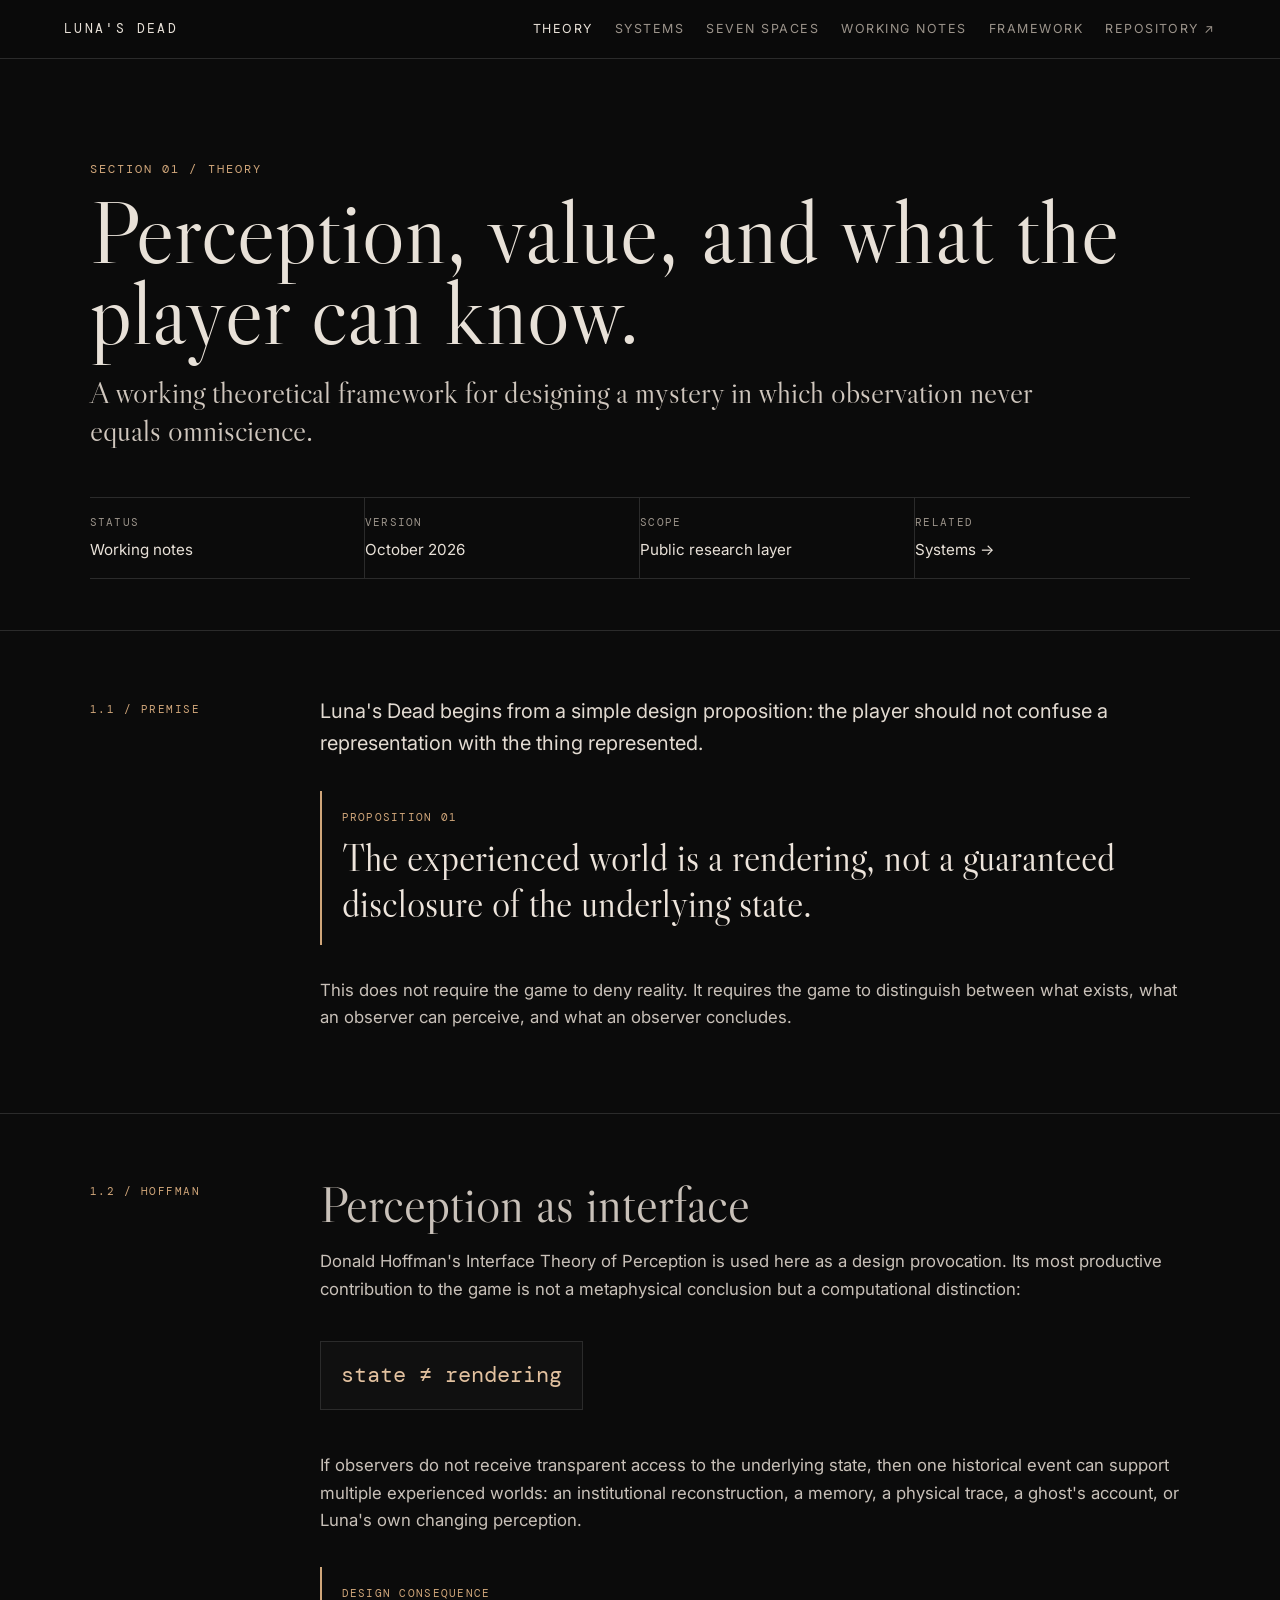
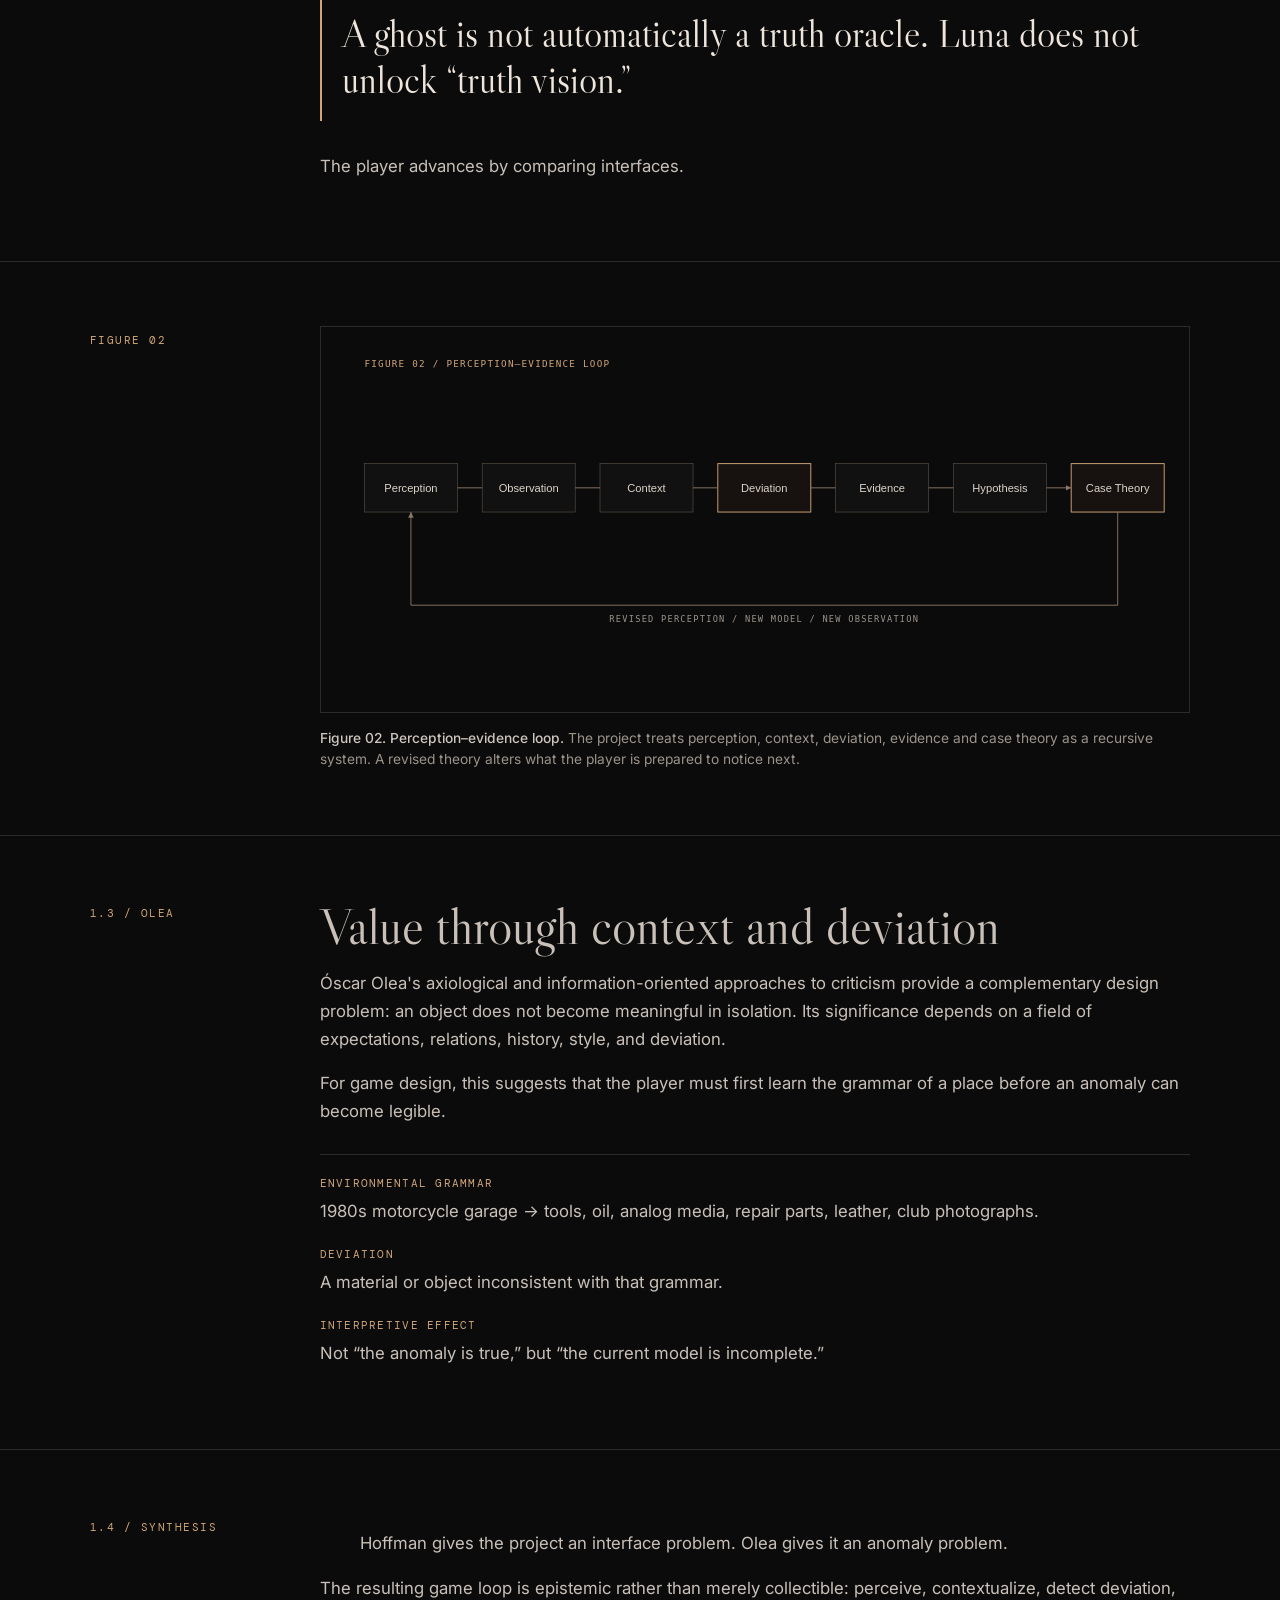
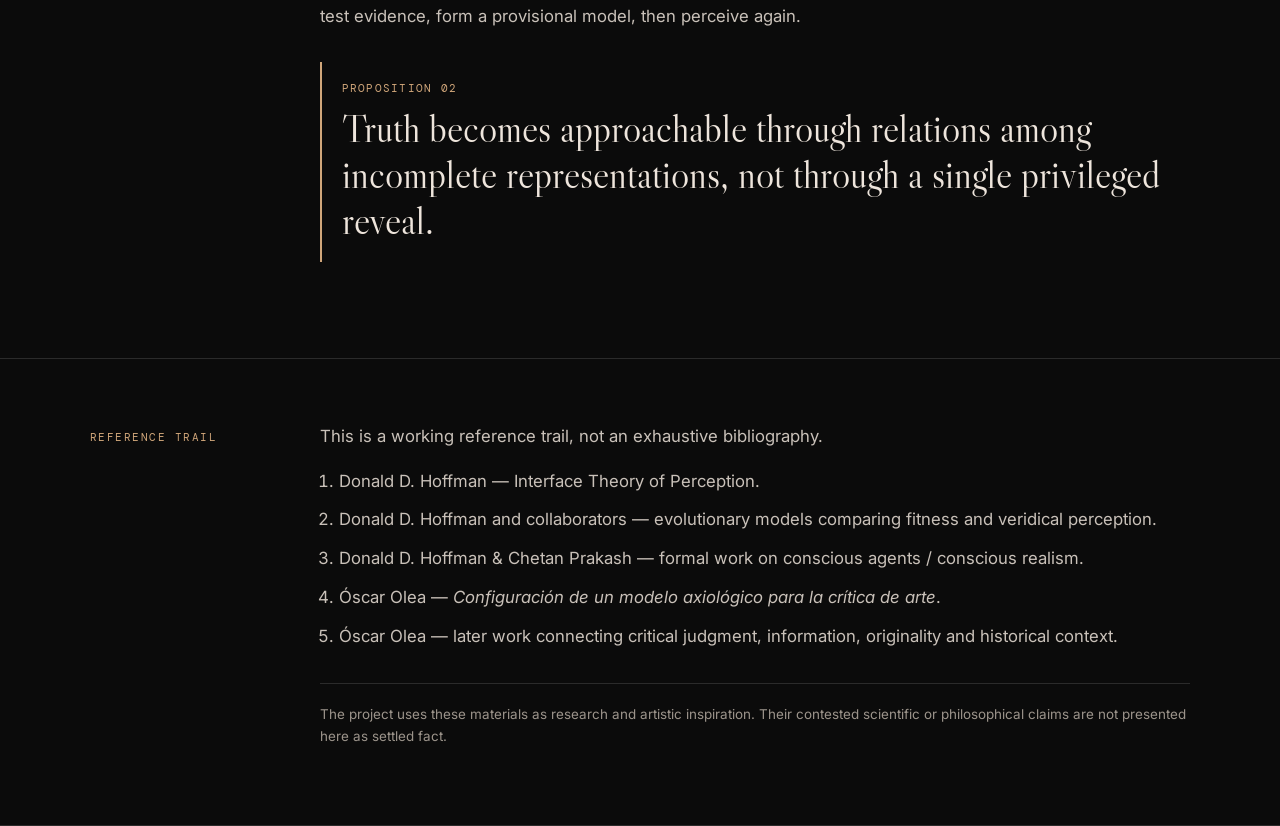
<file: theory.html>
<!DOCTYPE html><html lang="en"><head><meta charset="UTF-8"><meta name="viewport" content="width=device-width,initial-scale=1"><meta name="description" content="Theory notes for Luna's Dead: perception as interface, value, context and information."><title>Theory — Luna's Dead Working Paper</title><link rel="preconnect" href="https://fonts.googleapis.com"><link rel="preconnect" href="https://fonts.gstatic.com" crossorigin><link href="https://fonts.googleapis.com/css2?family=DM+Mono:wght@300;400;500&family=Libre+Caslon+Display&family=Inter:wght@300;400;500;600&display=swap" rel="stylesheet"><link rel="stylesheet" href="/styles.css"></head><body>
<header class="site-header paper-nav"><a class="brand" href="/">LUNA'S DEAD</a><nav><a class="active" href="/theory">Theory</a><a href="/systems">Systems</a><a href="/seven-spaces">Seven Spaces</a><a href="/development">Working Notes</a><a href="/collaborate">Framework</a><a href="https://github.com/Catrina-max/lunas-dead" target="_blank" rel="noreferrer">Repository ↗</a></nav></header>
<main>
<section class="paper-header interior"><p class="section-kicker">SECTION 01 / THEORY</p><h1>Perception, value, and what the player can know.</h1><p class="paper-subtitle">A working theoretical framework for designing a mystery in which observation never equals omniscience.</p><div class="paper-meta"><div><span>Status</span><strong>Working notes</strong></div><div><span>Version</span><strong>October 2026</strong></div><div><span>Scope</span><strong>Public research layer</strong></div><div><span>Related</span><strong><a href="/systems">Systems →</a></strong></div></div></section>

<section class="paper-section"><div class="margin-label">1.1 / PREMISE</div><div class="paper-copy"><p class="lead">Luna's Dead begins from a simple design proposition: the player should not confuse a representation with the thing represented.</p><div class="proposition"><span>PROPOSITION 01</span><strong>The experienced world is a rendering, not a guaranteed disclosure of the underlying state.</strong></div><p>This does not require the game to deny reality. It requires the game to distinguish between what exists, what an observer can perceive, and what an observer concludes.</p></div></section>

<section class="paper-section"><div class="margin-label">1.2 / HOFFMAN</div><div class="paper-copy"><h2>Perception as interface</h2><p>Donald Hoffman's Interface Theory of Perception is used here as a design provocation. Its most productive contribution to the game is not a metaphysical conclusion but a computational distinction:</p><div class="formula">state ≠ rendering</div><p>If observers do not receive transparent access to the underlying state, then one historical event can support multiple experienced worlds: an institutional reconstruction, a memory, a physical trace, a ghost's account, or Luna's own changing perception.</p><div class="proposition"><span>DESIGN CONSEQUENCE</span><strong>A ghost is not automatically a truth oracle. Luna does not unlock “truth vision.”</strong></div><p>The player advances by comparing interfaces.</p></div></section>

<section class="paper-section"><div class="margin-label">FIGURE 02</div><figure class="research-figure"><img src="/assets/figure-02-evidence-loop.svg" alt="Perception evidence loop"><figcaption><strong>Figure 02. Perception–evidence loop.</strong> The project treats perception, context, deviation, evidence and case theory as a recursive system. A revised theory alters what the player is prepared to notice next.</figcaption></figure></section>

<section class="paper-section"><div class="margin-label">1.3 / OLEA</div><div class="paper-copy"><h2>Value through context and deviation</h2><p>Óscar Olea's axiological and information-oriented approaches to criticism provide a complementary design problem: an object does not become meaningful in isolation. Its significance depends on a field of expectations, relations, history, style, and deviation.</p><p>For game design, this suggests that the player must first learn the grammar of a place before an anomaly can become legible.</p><div class="example-block"><span>ENVIRONMENTAL GRAMMAR</span><p>1980s motorcycle garage → tools, oil, analog media, repair parts, leather, club photographs.</p><span>DEVIATION</span><p>A material or object inconsistent with that grammar.</p><span>INTERPRETIVE EFFECT</span><p>Not “the anomaly is true,” but “the current model is incomplete.”</p></div></div></section>

<section class="paper-section"><div class="margin-label">1.4 / SYNTHESIS</div><div class="paper-copy"><blockquote>Hoffman gives the project an interface problem. Olea gives it an anomaly problem.</blockquote><p>The resulting game loop is epistemic rather than merely collectible: perceive, contextualize, detect deviation, test evidence, form a provisional model, then perceive again.</p><div class="proposition"><span>PROPOSITION 02</span><strong>Truth becomes approachable through relations among incomplete representations, not through a single privileged reveal.</strong></div></div></section>

<section class="paper-section"><div class="margin-label">REFERENCE TRAIL</div><div class="paper-copy references"><p>This is a working reference trail, not an exhaustive bibliography.</p><ol><li>Donald D. Hoffman — Interface Theory of Perception.</li><li>Donald D. Hoffman and collaborators — evolutionary models comparing fitness and veridical perception.</li><li>Donald D. Hoffman & Chetan Prakash — formal work on conscious agents / conscious realism.</li><li>Óscar Olea — <em>Configuración de un modelo axiológico para la crítica de arte</em>.</li><li>Óscar Olea — later work connecting critical judgment, information, originality and historical context.</li></ol><p class="rights-note">The project uses these materials as research and artistic inspiration. Their contested scientific or philosophical claims are not presented here as settled fact.</p></div></section>
</main></body></html>
</file>
<file: styles.css>
:root{
  --bg:#0b0b0b;
  --panel:#111111;
  --line:#2b2b2b;
  --text:#e8e1d8;
  --muted:#9c948b;
  --accent:#d0a67a;
  --accent2:#b66a63;
}
*{box-sizing:border-box}
html{scroll-behavior:smooth}
body{
  margin:0;
  background:var(--bg);
  color:var(--text);
  font-family:Inter,system-ui,sans-serif;
  line-height:1.65;
}
a{color:inherit;text-decoration:none}
.site-header{
  position:sticky;top:0;z-index:20;
  display:flex;justify-content:space-between;align-items:center;
  padding:18px 5vw;
  border-bottom:1px solid var(--line);
  background:rgba(11,11,11,.94);
  backdrop-filter:blur(10px);
}
.brand{
  font-family:"DM Mono",monospace;
  letter-spacing:.18em;
  font-size:.82rem;
}
nav{display:flex;gap:22px;flex-wrap:wrap}
nav a{
  color:var(--muted);
  font-size:.78rem;
  text-transform:uppercase;
  letter-spacing:.12em;
}
nav a:hover{color:var(--text)}
main{overflow:hidden}
.hero{
  min-height:72vh;
  display:flex;
  flex-direction:column;
  justify-content:flex-end;
  padding:11vw 7vw 7vw;
  border-bottom:1px solid var(--line);
  background:
    radial-gradient(circle at 78% 24%, rgba(182,106,99,.16), transparent 25%),
    linear-gradient(180deg, rgba(255,255,255,.015), transparent 45%);
}
.eyebrow,.section-kicker{
  font-family:"DM Mono",monospace;
  letter-spacing:.18em;
  font-size:.72rem;
  color:var(--accent);
  text-transform:uppercase;
}
.hero h1{
  margin:.2em 0 0;
  font-family:"Libre Caslon Display",serif;
  font-size:clamp(4rem,12vw,10rem);
  line-height:.82;
  font-weight:400;
}
.hero h1 em{font-weight:400;color:#f0d8c1}
.dek{
  width:min(760px,90%);
  font-family:"Libre Caslon Display",serif;
  font-size:clamp(1.4rem,2.5vw,2.4rem);
  line-height:1.25;
  color:#d0c7be;
}
.hero-meta{
  display:flex;gap:14px;flex-wrap:wrap;
  margin-top:18px;
  font-family:"DM Mono",monospace;
  font-size:.76rem;
  letter-spacing:.14em;
  color:var(--muted);
}
.section,.intro,.manifesto{
  padding:8vw 7vw;
  border-bottom:1px solid var(--line);
}
.grid-two{
  display:grid;
  grid-template-columns:minmax(0,.9fr) minmax(0,1.3fr);
  gap:8vw;
}
h2{
  font-family:"Libre Caslon Display",serif;
  font-size:clamp(2.2rem,5vw,4.8rem);
  line-height:1.05;
  font-weight:400;
  margin:.2em 0;
}
.prose{font-size:1.05rem;color:#c9c1b9}
.prose p:first-child{margin-top:0}
.manifesto blockquote{
  margin:1rem 0 0;
  max-width:1100px;
  font-family:"Libre Caslon Display",serif;
  font-size:clamp(2rem,4vw,4.4rem);
  line-height:1.12;
  color:#f0d8c1;
}
.section-head{margin-bottom:3.5rem}
.cards{display:grid;gap:18px}
.cards.two{grid-template-columns:repeat(2,minmax(0,1fr))}
.cards.four{grid-template-columns:repeat(4,minmax(0,1fr));margin-top:4rem}
.card{
  border:1px solid var(--line);
  padding:32px;
  background:linear-gradient(180deg,rgba(255,255,255,.02),rgba(255,255,255,.005));
}
.card .number{
  display:block;
  font-family:"DM Mono",monospace;
  font-size:.7rem;
  color:var(--accent);
  margin-bottom:3rem;
}
.card h3{
  font-family:"Libre Caslon Display",serif;
  font-size:2rem;
  font-weight:400;
  margin:0;
}
.card .subtitle{color:var(--accent);margin-top:.3rem}
.card p{color:#b8b0a8}
.card a{
  display:inline-block;
  margin-top:1rem;
  padding-bottom:3px;
  border-bottom:1px solid var(--accent);
  color:#e2c19f;
}
.card.compact{padding:24px}
.card.compact h3{font-size:1.45rem}
.system-diagram,.object-flow{
  display:flex;align-items:center;gap:16px;flex-wrap:wrap;
  padding:26px 0 10px;
}
.node,.object-flow span{
  border:1px solid var(--line);
  padding:14px 18px;
  font-family:"DM Mono",monospace;
  font-size:.78rem;
  letter-spacing:.08em;
}
.arrow,.object-flow b{color:var(--accent);font-weight:400}
.quote-panel{
  display:flex;flex-direction:column;justify-content:center;
  border-left:1px solid var(--accent);
  padding:20px 0 20px 32px;
}
.quote-panel span{
  font-family:"DM Mono",monospace;
  color:var(--muted);
  font-size:.7rem;letter-spacing:.15em
}
.quote-panel strong{
  margin-top:14px;
  font-family:"Libre Caslon Display",serif;
  font-size:clamp(2rem,4vw,4rem);
  line-height:1.05;
  font-weight:400;
  color:#f0d8c1;
}
.spaces{
  display:grid;
  grid-template-columns:repeat(2,minmax(0,1fr));
  border-top:1px solid var(--line);
}
.spaces div{
  padding:24px 0;
  display:grid;
  grid-template-columns:60px 1fr;
  border-bottom:1px solid var(--line);
}
.spaces div:nth-child(odd){border-right:1px solid var(--line);padding-right:28px}
.spaces div:nth-child(even){padding-left:28px}
.spaces span{
  font-family:"DM Mono",monospace;
  color:var(--accent);
}
.spaces strong{
  font-family:"Libre Caslon Display",serif;
  font-size:1.6rem;
  font-weight:400;
}
.spaces small{
  grid-column:2;
  color:var(--muted);
  font-size:.85rem;
}
.collab-copy,.research>p{max-width:850px;color:#b8b0a8}
.cta-row{display:flex;gap:12px;flex-wrap:wrap;margin-top:2rem}
.button{
  padding:13px 18px;
  border:1px solid var(--accent);
  background:var(--accent);
  color:#111;
  font-size:.8rem;
  letter-spacing:.06em;
  text-transform:uppercase;
}
.button.ghost{background:transparent;color:var(--text);border-color:var(--line)}
footer{
  padding:28px 7vw;
  display:flex;justify-content:space-between;gap:20px;flex-wrap:wrap;
  color:var(--muted);
  font-family:"DM Mono",monospace;
  font-size:.7rem;
  letter-spacing:.08em;
}
@media(max-width:900px){
  nav{display:none}
  .grid-two,.cards.two,.cards.four{grid-template-columns:1fr}
  .spaces{grid-template-columns:1fr}
  .spaces div:nth-child(odd),.spaces div:nth-child(even){
    border-right:none;padding-left:0;padding-right:0
  }
  .hero{min-height:65vh;padding-top:25vw}
}

.page-hero{
  min-height:54vh;display:flex;flex-direction:column;justify-content:flex-end;
  padding:10vw 7vw 6vw;border-bottom:1px solid var(--line);
  background:radial-gradient(circle at 82% 18%,rgba(182,106,99,.12),transparent 24%),
             linear-gradient(180deg,rgba(255,255,255,.015),transparent 55%);
}
.page-hero h1{
  max-width:1100px;margin:.25em 0 .15em;font-family:"Libre Caslon Display",serif;
  font-size:clamp(3.3rem,8vw,7rem);line-height:.93;font-weight:400;
}
.page-hero .dek{max-width:850px}
.hero-actions{margin-top:28px}
.landing-grid{grid-template-columns:repeat(5,minmax(0,1fr))}
.landing-grid .number{margin-bottom:1.5rem}
.spaces.large strong{font-size:2rem}
.spaces.large small{font-size:.95rem;max-width:540px}
code{font-family:"DM Mono",monospace;color:#e2c19f;background:#151515;border:1px solid var(--line);padding:.1em .35em}
@media(max-width:1200px){.landing-grid{grid-template-columns:repeat(2,minmax(0,1fr))}}
@media(max-width:900px){.page-hero{padding-top:24vw;min-height:48vh}.landing-grid{grid-template-columns:1fr}}

/* Working-paper homepage */
.paper-nav{position:sticky}
.paper-header{
  padding:8vw 7vw 5vw;
  border-bottom:1px solid var(--line);
  max-width:1500px;
  margin:0 auto;
}
.paper-header h1{
  margin:.15em 0 0;
  font-family:"Libre Caslon Display",serif;
  font-size:clamp(4rem,9vw,8rem);
  line-height:.9;
  font-weight:400;
}
.paper-subtitle{
  max-width:900px;
  margin:1.2rem 0 3rem;
  font-family:"Libre Caslon Display",serif;
  font-size:clamp(1.35rem,2.4vw,2.2rem);
  line-height:1.25;
  color:#d0c7be;
}
.paper-meta{
  display:grid;
  grid-template-columns:repeat(4,minmax(0,1fr));
  border-top:1px solid var(--line);
  border-bottom:1px solid var(--line);
}
.paper-meta div{
  padding:16px 18px 16px 0;
  border-right:1px solid var(--line);
}
.paper-meta div:last-child{border-right:none}
.paper-meta span{
  display:block;
  font-family:"DM Mono",monospace;
  color:var(--muted);
  font-size:.66rem;
  letter-spacing:.12em;
  text-transform:uppercase;
}
.paper-meta strong{
  display:block;
  margin-top:5px;
  font-weight:400;
  font-size:.95rem;
}
.paper-section{
  max-width:1500px;
  margin:0 auto;
  padding:5vw 7vw;
  border-bottom:1px solid var(--line);
  display:grid;
  grid-template-columns:180px minmax(0,1fr);
  gap:50px;
}
.margin-label{
  padding-top:.35rem;
  font-family:"DM Mono",monospace;
  color:var(--accent);
  font-size:.68rem;
  letter-spacing:.14em;
  text-transform:uppercase;
}
.paper-copy{
  max-width:1000px;
  color:#c9c1b9;
  font-size:1.05rem;
}
.paper-copy p:first-child{margin-top:0}
.paper-copy h2{
  font-size:clamp(2rem,4vw,3.6rem);
  margin-top:0;
}
.abstract-section .paper-copy p:first-child{
  font-size:1.25rem;
  line-height:1.6;
  color:#e3dbd2;
}
.contents-list{
  border-top:1px solid var(--line);
}
.contents-list a{
  display:grid;
  grid-template-columns:70px 220px 1fr;
  gap:18px;
  align-items:baseline;
  padding:17px 0;
  border-bottom:1px solid var(--line);
}
.contents-list span{
  font-family:"DM Mono",monospace;
  color:var(--accent);
  font-size:.74rem;
}
.contents-list strong{
  font-family:"Libre Caslon Display",serif;
  font-size:1.5rem;
  font-weight:400;
  color:var(--text);
}
.contents-list small{color:var(--muted);font-size:.88rem}
.research-figure{margin:0}
.research-figure img{
  display:block;
  width:100%;
  height:auto;
  border:1px solid var(--line);
  background:#0b0b0b;
}
.research-figure figcaption{
  max-width:900px;
  margin-top:15px;
  color:var(--muted);
  font-size:.86rem;
  line-height:1.55;
}
.research-figure figcaption strong{color:#cfc6bd;font-weight:500}
.thesis-section blockquote{
  margin:0 0 2rem;
  max-width:1000px;
  font-family:"Libre Caslon Display",serif;
  font-size:clamp(2.2rem,4.8vw,4.5rem);
  line-height:1.08;
  color:#f0d8c1;
}
.split-notes{
  max-width:none;
  display:grid;
  grid-template-columns:repeat(2,minmax(0,1fr));
  gap:50px;
}
.split-notes article{
  border-top:1px solid var(--line);
  padding-top:22px;
}
.split-notes h2{
  font-size:2rem;
}
.text-link{
  display:inline-block;
  margin-top:10px;
  color:#e2c19f;
  border-bottom:1px solid #6a5848;
  padding-bottom:2px;
}
.finding{
  margin:28px 0;
  padding:22px 0;
  border-top:1px solid var(--accent);
  border-bottom:1px solid var(--accent);
  font-family:"Libre Caslon Display",serif;
  font-size:clamp(2rem,4vw,3.8rem);
  color:#f0d8c1;
}
.object-sequence{
  margin:30px 0 18px;
  display:flex;
  flex-wrap:wrap;
  align-items:center;
  gap:10px;
}
.object-sequence span{
  border:1px solid var(--line);
  padding:10px 13px;
  font-family:"DM Mono",monospace;
  font-size:.72rem;
  letter-spacing:.06em;
}
.object-sequence i{
  font-style:normal;
  color:var(--accent);
}
.final-note{padding-bottom:7vw}
.rights-note{
  margin-top:2rem;
  padding-top:1.2rem;
  border-top:1px solid var(--line);
  color:var(--muted);
  font-size:.84rem;
}
@media(max-width:900px){
  .paper-header{padding-top:22vw}
  .paper-meta{grid-template-columns:1fr 1fr}
  .paper-meta div{border-bottom:1px solid var(--line)}
  .paper-section{grid-template-columns:1fr;gap:16px;padding-top:11vw;padding-bottom:11vw}
  .margin-label{padding-top:0}
  .contents-list a{grid-template-columns:50px 1fr}
  .contents-list small{grid-column:2}
  .split-notes{grid-template-columns:1fr}
}

/* Interior working-paper sections */
.paper-header.interior{padding-top:7vw;padding-bottom:4vw}
.paper-header.interior h1{max-width:1150px;font-size:clamp(3rem,7vw,6.5rem)}
.paper-header.interior .paper-subtitle{max-width:960px}
nav a.active{color:var(--text)}
.lead{font-size:1.25rem;line-height:1.6;color:#e3dbd2}
.proposition{
  margin:2rem 0;
  padding:18px 0 18px 20px;
  border-left:2px solid var(--accent);
}
.proposition span{
  display:block;
  font-family:"DM Mono",monospace;
  font-size:.66rem;
  letter-spacing:.12em;
  color:var(--accent);
  margin-bottom:8px;
}
.proposition strong{
  display:block;
  font-family:"Libre Caslon Display",serif;
  font-size:clamp(1.55rem,3vw,2.4rem);
  line-height:1.2;
  font-weight:400;
  color:#eee5dc;
}
.formula{
  display:inline-block;
  margin:20px 0 25px;
  padding:16px 20px;
  border:1px solid var(--line);
  font-family:"DM Mono",monospace;
  color:#e2c19f;
  background:#101010;
  font-size:clamp(1rem,2vw,1.35rem);
}
.example-block{
  margin-top:28px;
  border-top:1px solid var(--line);
}
.example-block span{
  display:block;
  margin-top:20px;
  font-family:"DM Mono",monospace;
  font-size:.66rem;
  letter-spacing:.12em;
  color:var(--accent);
}
.example-block p{margin-top:6px}
.references ol{padding-left:1.2rem}
.references li{margin:.7rem 0}
.evidence-stack{
  border-top:1px solid var(--line);
}
.evidence-stack>div{
  display:grid;
  grid-template-columns:58px 210px 1fr;
  gap:20px;
  padding:18px 0;
  border-bottom:1px solid var(--line);
}
.evidence-stack span{
  font-family:"DM Mono",monospace;
  color:var(--accent);
  font-size:.72rem;
}
.evidence-stack strong{
  font-family:"Libre Caslon Display",serif;
  font-size:1.4rem;
  font-weight:400;
  color:#eee5dc;
}
.evidence-stack small{
  color:var(--muted);
  font-size:.9rem;
  line-height:1.5;
}
.system-table{
  display:grid;
  grid-template-columns:repeat(2,minmax(0,1fr));
  border-top:1px solid var(--line);
}
.system-table>div{
  padding:22px 22px 22px 0;
  border-bottom:1px solid var(--line);
}
.system-table>div:nth-child(odd){
  border-right:1px solid var(--line);
  padding-right:28px;
}
.system-table>div:nth-child(even){padding-left:28px}
.system-table strong{
  font-family:"Libre Caslon Display",serif;
  font-size:1.45rem;
  font-weight:400;
  color:#eee5dc;
}
.system-table p{margin:.45rem 0 0;color:var(--muted)}
.space-notes article{
  display:grid;
  grid-template-columns:70px minmax(0,1fr);
  gap:20px;
  padding:26px 0;
  border-top:1px solid var(--line);
}
.space-notes article:last-child{border-bottom:1px solid var(--line)}
.space-notes article>span{
  font-family:"DM Mono",monospace;
  color:var(--accent);
}
.space-notes h2{
  margin:0;
  font-size:2.1rem;
}
.space-notes .question{
  margin:.4rem 0 .8rem;
  color:#d8b28d;
  font-style:italic;
}
.note-entry .note-date{
  font-family:"DM Mono",monospace;
  letter-spacing:.12em;
  color:var(--accent);
  font-size:.7rem;
}
.note-entry h2{margin-top:.3rem}
@media(max-width:900px){
  .paper-header.interior{padding-top:22vw}
  .evidence-stack>div{grid-template-columns:44px 1fr}
  .evidence-stack small{grid-column:2}
  .system-table{grid-template-columns:1fr}
  .system-table>div:nth-child(odd),
  .system-table>div:nth-child(even){
    border-right:none;
    padding-left:0;
    padding-right:0;
  }
}
</file>
